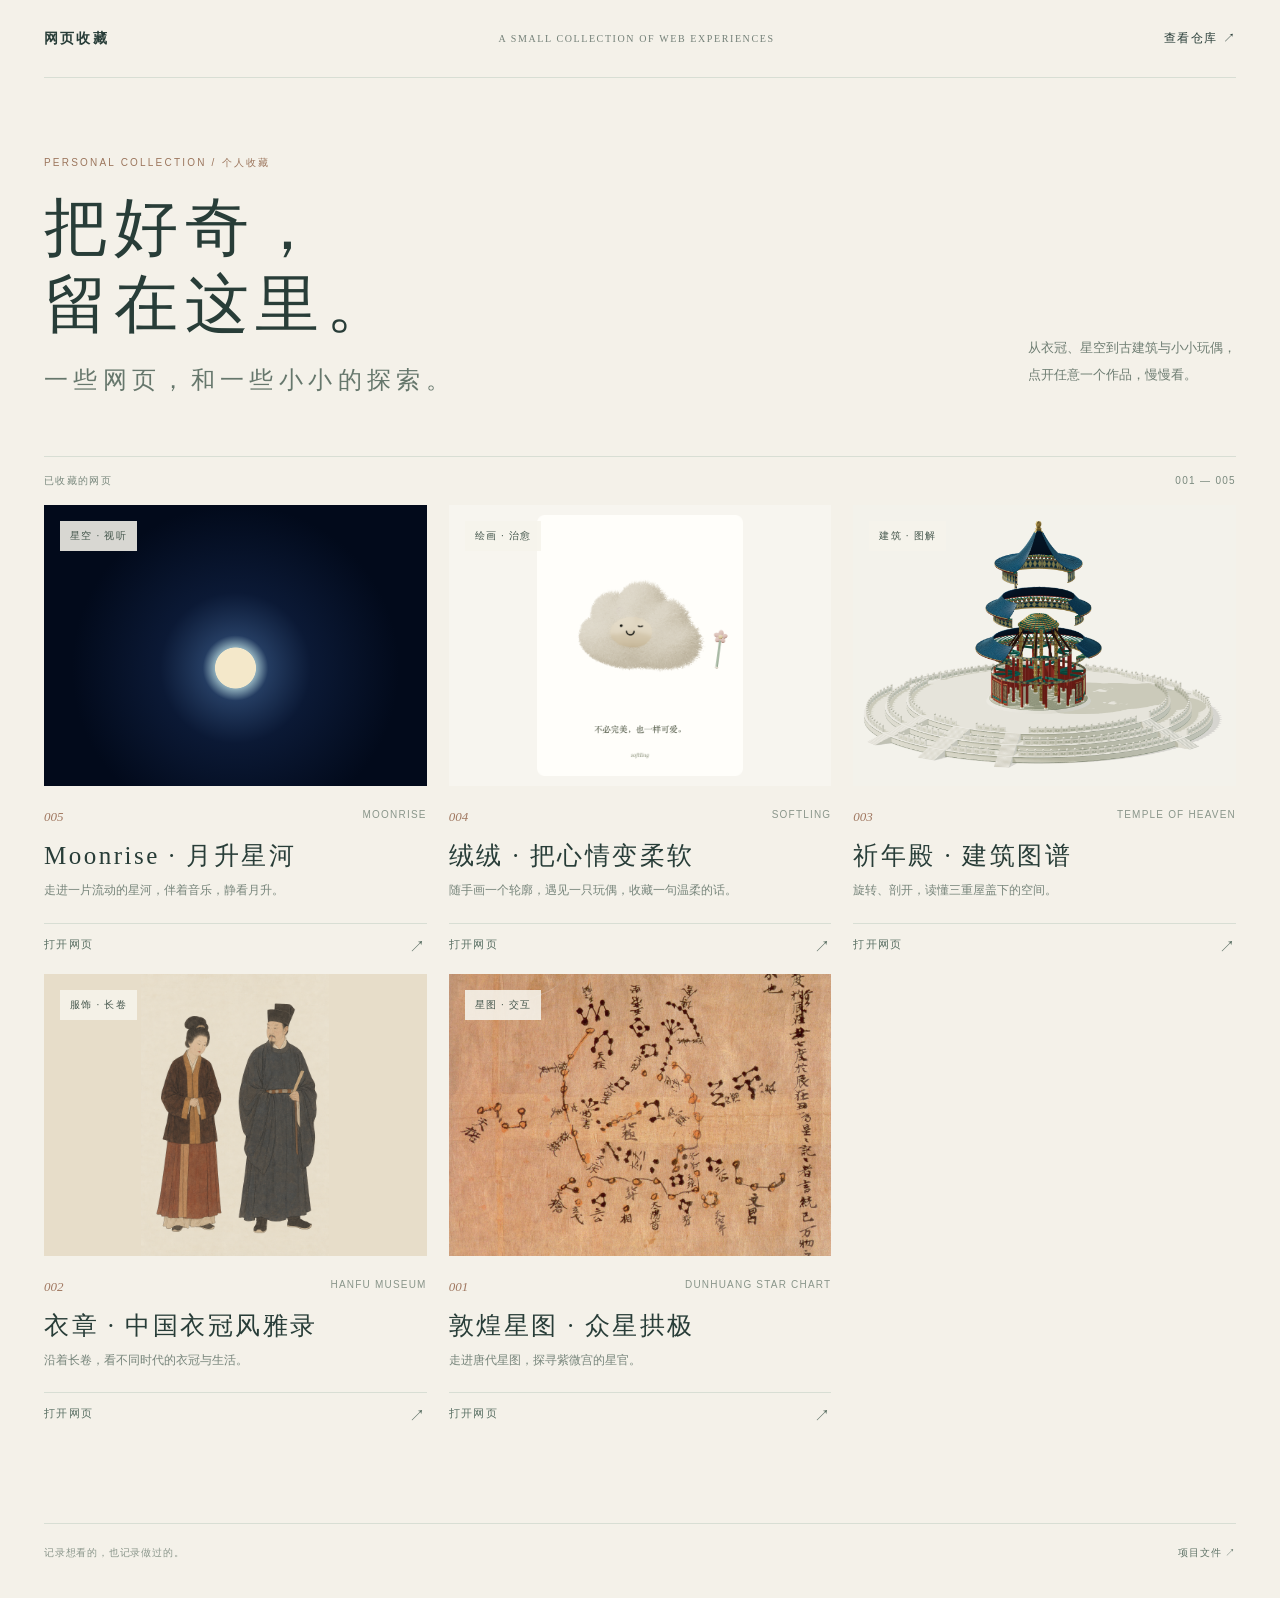
<file: index.html>
<!doctype html>
<html lang="zh-CN">
<head>
  <meta charset="utf-8">
  <meta name="viewport" content="width=device-width,initial-scale=1">
  <meta name="description" content="一处收藏网页、图解与小小探索的地方。">
  <meta name="theme-color" content="#f4f1e9">
  <title>网页收藏 · 一些小小的探索</title>
  <style>
    :root{color-scheme:light;--paper:#f4f1e9;--ink:#283d38;--muted:#748078;--line:#d8ded4;--accent:#a05240;font-family:Inter,"PingFang SC","Microsoft YaHei",sans-serif}
    *{box-sizing:border-box}body{margin:0;background:var(--paper);color:var(--ink)}a{color:inherit;text-decoration:none}a:focus-visible{outline:3px solid #ae714f;outline-offset:5px}
    .wrap{width:min(1320px,calc(100% - 88px));margin:auto}header{height:78px;display:flex;align-items:center;justify-content:space-between;border-bottom:1px solid var(--line);font-size:12px;letter-spacing:.12em}header strong{font-size:14px;font-weight:600;letter-spacing:.16em}.header-label{font:10px Georgia,serif;color:var(--muted);letter-spacing:.16em}
    .intro{display:grid;grid-template-columns:1fr 1fr;align-items:end;gap:30px;padding:78px 0 62px}.eyebrow{font-size:10px;letter-spacing:.22em;color:#9c765d;margin:0 0 20px}.intro h1{font:500 clamp(40px,5vw,68px)/1.2 "Songti SC","Noto Serif SC",serif;letter-spacing:.1em;margin:0}.intro h1 span{font-size:.38em;display:block;letter-spacing:.22em;margin-top:21px;color:#66776c}.intro p:last-child{justify-self:end;color:#6e7d72;font-size:13px;line-height:2.1;margin:0 0 5px;max-width:275px}
    .section-head{border-top:1px solid var(--line);display:flex;align-items:center;justify-content:space-between;padding:17px 0;color:#7a897e;font-size:10px;letter-spacing:.13em}.cards{display:grid;grid-template-columns:repeat(3,minmax(0,1fr));gap:22px}.card{min-width:0;display:flex;flex-direction:column}.picture{height:clamp(230px,22vw,310px);overflow:hidden;background:#e3e1d5;position:relative}.picture img{width:100%;height:100%;object-fit:cover;display:block;transition:transform .6s ease}.card:hover img{transform:scale(1.035)}.picture.softling{background:#f7f5ef}.picture.softling img{object-fit:contain}.picture.hanfu{background:#e7ddc9}.picture.hanfu img{object-fit:contain;object-position:center}.picture.stars{background:#171e24}.picture.stars img{object-position:center 46%}.picture.temple{background:#f2f0e8}.picture.temple img{object-position:center 51%;filter:saturate(.9) contrast(.98)}.tag{position:absolute;top:16px;left:16px;background:rgba(246,244,236,.88);color:#43554b;font-size:10px;letter-spacing:.12em;padding:8px 10px}
    .meta{display:flex;justify-content:space-between;gap:12px;padding-top:23px;color:#a07861;font:italic 13px Georgia,serif}.meta span:last-child{font:10px Inter,"PingFang SC",sans-serif;letter-spacing:.12em;color:#8a968b}.card h2{font:500 25px/1.4 "Songti SC","Noto Serif SC",serif;letter-spacing:.1em;margin:13px 0 7px}.card p{font-size:12px;color:#77857b;line-height:1.8;margin:0;flex:1}.enter{margin-top:21px;padding:13px 0 16px;border-top:1px solid var(--line);display:flex;justify-content:space-between;font-size:11px;letter-spacing:.12em;color:#596f63}.enter b{font-size:16px;font-weight:400;transition:transform .2s}.card:hover .enter b{transform:translate(3px,-3px)}
    footer{border-top:1px solid var(--line);margin-top:80px;padding:22px 0 38px;display:flex;justify-content:space-between;color:#8b978c;font-size:10px;letter-spacing:.08em}footer a{color:#607468}
    @supports (grid-template-rows:subgrid){@media(min-width:801px){.cards{column-gap:22px;row-gap:0}.card{display:grid;grid-row:span 5;grid-template-rows:subgrid}}}
    @media(max-width:800px){.wrap{width:calc(100% - 36px)}header{height:64px}.header-label{display:none}.intro{display:block;padding:52px 0 40px}.intro p:last-child{margin-top:24px;max-width:100%}.cards{grid-template-columns:1fr;gap:32px}.picture{height:260px}.card h2{font-size:23px}.meta{padding-top:17px}.enter{margin-top:14px}footer{margin-top:55px}}
    @media(prefers-reduced-motion:reduce){.picture img,.enter b{transition:none}}
  </style>
</head>
<body>
  <div class="wrap">
    <header><strong>网页收藏</strong><span class="header-label">A SMALL COLLECTION OF WEB EXPERIENCES</span><a href="https://github.com/daoyi2026/my-web-pages">查看仓库 ↗</a></header>
    <main>
      <section class="intro"><div><p class="eyebrow">PERSONAL COLLECTION / 个人收藏</p><h1>把好奇，<br>留在这里。<span>一些网页，和一些小小的探索。</span></h1></div><p>从衣冠、星空到古建筑与小小玩偶，<br>点开任意一个作品，慢慢看。</p></section>
      <div class="section-head"><span>已收藏的网页</span><span>001 — 005</span></div>
      <section class="cards" aria-label="网页目录">
        <!-- Give each new project the next number and place its card first; do not renumber older projects. -->
        <a class="card" href="./moonrise/"><div class="picture" style="background:radial-gradient(circle at 50% 58%,#f4e8ca 0 8%,#8cabb9 8.3%,#243c61 13%,#0b1935 30%,#020a1b 65%)"><span class="tag">星空 · 视听</span></div><div class="meta"><span>005</span><span>MOONRISE</span></div><h2>Moonrise · 月升星河</h2><p>走进一片流动的星河，伴着音乐，静看月升。</p><span class="enter">打开网页 <b aria-hidden="true">↗</b></span></a>
        <a class="card" href="./softling/"><div class="picture softling"><img src="./assets/softling-cover.png" alt="手绘轮廓生成的柔软玩偶与小装饰" loading="eager"><span class="tag">绘画 · 治愈</span></div><div class="meta"><span>004</span><span>SOFTLING</span></div><h2>绒绒 · 把心情变柔软</h2><p>随手画一个轮廓，遇见一只玩偶，收藏一句温柔的话。</p><span class="enter">打开网页 <b aria-hidden="true">↗</b></span></a>
        <a class="card" href="./temple-of-heaven/"><div class="picture temple"><img src="./assets/temple-cover.png" alt="" loading="eager"><span class="tag">建筑 · 图解</span></div><div class="meta"><span>003</span><span>TEMPLE OF HEAVEN</span></div><h2>祈年殿 · 建筑图谱</h2><p>旋转、剖开，读懂三重屋盖下的空间。</p><span class="enter">打开网页 <b aria-hidden="true">↗</b></span></a>
        <a class="card" href="./hanfu/"><div class="picture hanfu"><img src="./hanfu/assets/paintings/song-pair.png" alt="" loading="eager"><span class="tag">服饰 · 长卷</span></div><div class="meta"><span>002</span><span>HANFU MUSEUM</span></div><h2>衣章 · 中国衣冠风雅录</h2><p>沿着长卷，看不同时代的衣冠与生活。</p><span class="enter">打开网页 <b aria-hidden="true">↗</b></span></a>
        <a class="card" href="./dunhuang-star-chart/"><div class="picture stars"><img src="./dunhuang-star-chart/dunhuang-ziwei.jpg" alt="" loading="eager"><span class="tag">星图 · 交互</span></div><div class="meta"><span>001</span><span>DUNHUANG STAR CHART</span></div><h2>敦煌星图 · 众星拱极</h2><p>走进唐代星图，探寻紫微宫的星官。</p><span class="enter">打开网页 <b aria-hidden="true">↗</b></span></a>
      </section>
    </main>
    <footer><span>记录想看的，也记录做过的。</span><a href="https://github.com/daoyi2026/my-web-pages">项目文件 ↗</a></footer>
  </div>
</body>
</html>
</file>
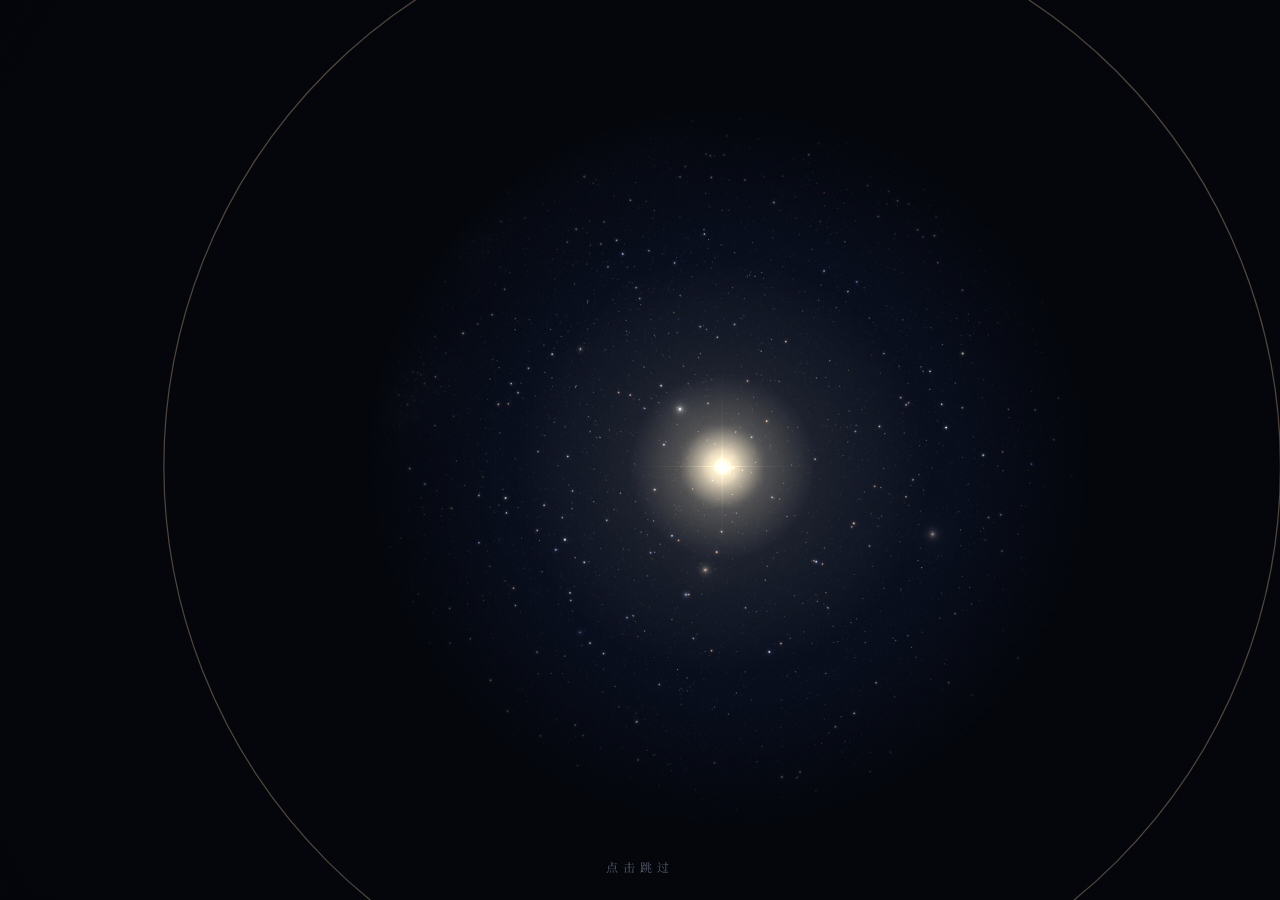
<file: dunhuang-star-chart/index.html>
<!doctype html>
<html lang="zh-CN">
<head>
<meta charset="utf-8">
<meta name="viewport" content="width=device-width, initial-scale=1, viewport-fit=cover">
<title>敦煌星图</title>
<meta name="description" content="敦煌星图：以唐代天极为中心、可交互的北天星官图。">
<meta name="theme-color" content="#04060c">
<link rel="preconnect" href="https://fonts.googleapis.com">
<link rel="preconnect" href="https://fonts.gstatic.com" crossorigin>
<link rel="stylesheet" href="https://fonts.googleapis.com/css2?family=LXGW+WenKai+TC&family=Ma+Shan+Zheng&family=Noto+Serif+SC:wght@400;600&display=swap">
<style>
/* Layout: full-bleed turning sky; title inscribed vertically on the left like a scroll heading; controls top-right; detail panel right.
   One deliberate night look; the real manuscript opens in a viewer on long-press. */
:root{
  --night:#04060c;
  --panel:rgba(7,9,17,.84);
  --gold:#d8b06a;
  --gold-hi:#f4d9a0;
  --cinnabar:#cf5a3a;
  --mist:#8c95aa;
  --silk:#e8dcc4;
  --silk-2:rgba(232,220,196,.82);
  --line:rgba(216,176,106,.22);
  --glow:rgba(244,190,110,.28);
  --font-brush:"Ma Shan Zheng","STKaiti","KaiTi",serif;
  --font-serif:"Noto Serif SC","Songti SC","STSong",serif;
  color-scheme:dark;
}

html,body{height:100%;margin:0;overflow:hidden;background:var(--night);color:var(--silk)}
body{font-family:var(--font-serif);-webkit-font-smoothing:antialiased}
#sky{position:fixed;inset:0;width:100%;height:100%;display:block;touch-action:none}
.ui{position:fixed;inset:0;pointer-events:none;z-index:2}
.ui button,.panel,.tour{pointer-events:auto}
.ui *{transition-property:opacity,transform,color,border-color,background-color;transition-duration:.8s}

/* title */
.title{position:absolute;left:clamp(20px,4.5vw,72px);top:50%;transform:translateY(-50%);display:flex;flex-direction:row-reverse;align-items:flex-start;gap:clamp(10px,1.2vw,18px);opacity:0;transition:opacity 2.4s ease .2s}
.is-in .title{opacity:1}
.v{display:flex;flex-direction:column;align-items:center;margin:0}
.v span{display:block;line-height:1.08}
.v .dot{color:var(--cinnabar);line-height:1.6}
.title-over,.title-sub{font-size:13px;color:var(--mist)}
.title-over span,.title-sub span{line-height:1.5}
.title-over{color:var(--gold);opacity:.8;padding-top:.3em}
.title h1{font-family:var(--font-brush);font-weight:400;font-size:clamp(58px,6.6vw,104px);color:var(--gold-hi);text-shadow:0 0 28px var(--glow)}
.title h1 span{line-height:1.12}
.title-sub{padding-top:3.2em}
.seal{position:absolute;left:clamp(20px,4.5vw,72px);top:calc(50% + clamp(170px,19vw,280px));width:34px;height:34px;border:1.5px solid var(--cinnabar);color:var(--cinnabar);display:grid;grid-template-columns:1fr 1fr;place-items:center;font-family:var(--font-brush);font-size:12px;line-height:1;opacity:0;transition:opacity 2s ease 1.2s;transform:rotate(-2deg)}
.is-in .seal{opacity:.85}

/* controls */
.controls{position:absolute;top:calc(20px + env(safe-area-inset-top,0px));right:clamp(16px,3vw,44px);display:flex;gap:8px;opacity:0;transition:opacity 1.6s ease .6s}
.is-in .controls{opacity:1}
.ctl{display:flex;align-items:center;gap:9px;padding:8px 12px;background:var(--panel);border:1px solid var(--line);color:var(--gold);font:inherit;font-size:13px;letter-spacing:.24em;cursor:pointer;white-space:nowrap}
.ctl:hover,.ctl:focus-visible{border-color:var(--gold);outline:none}
.ctl[aria-pressed="true"]{border-color:var(--gold);color:var(--gold-hi)}
.sound-dot{width:7px;height:7px;border-radius:50%;border:1px solid var(--gold)}
.ctl[aria-pressed="true"] .sound-dot{background:var(--gold);box-shadow:0 0 10px var(--gold);animation:pulse 2.6s ease-in-out infinite}
.skip{position:absolute;bottom:calc(24px + env(safe-area-inset-bottom,0px));left:50%;transform:translateX(-50%);background:none;border:0;color:var(--mist);font:inherit;font-size:12px;letter-spacing:.4em;cursor:pointer;opacity:.6}
.skip:hover,.skip:focus-visible{opacity:1;outline:none;color:var(--gold)}
.is-in .skip{opacity:0;pointer-events:none}

/* 此刻敦煌 */
.now{position:absolute;top:calc(74px + env(safe-area-inset-top,0px));right:clamp(16px,3vw,44px);margin:0;display:flex;flex-direction:column;align-items:flex-end;gap:5px;font-size:12px;letter-spacing:.14em;color:var(--mist);text-align:right;opacity:0;transform:translateY(-6px);pointer-events:none}
.is-now .now{opacity:1;transform:none;transition-delay:3.8s}
.now-where{color:var(--gold)}
.now-verse{font-family:var(--font-brush);font-size:18px;letter-spacing:.2em;color:var(--gold-hi)}
.now-sky{color:var(--cinnabar)}
.epoch{position:absolute;left:50%;top:13%;transform:translateX(-50%);text-align:center;opacity:0;pointer-events:none}
.epoch.is-on{opacity:1}
.ep-dyn{display:block;font-family:var(--font-brush);font-size:clamp(40px,5vw,64px);color:var(--gold-hi);text-shadow:0 0 24px var(--glow);letter-spacing:.2em}
.ep-year{display:block;margin-top:6px;font-size:13px;letter-spacing:.4em;color:var(--gold);font-variant-numeric:tabular-nums}

.foot{position:absolute;left:clamp(20px,4.5vw,72px);right:clamp(16px,3vw,44px);bottom:calc(22px + env(safe-area-inset-bottom,0px));display:flex;justify-content:space-between;align-items:flex-end;gap:24px;font-size:11px;letter-spacing:.14em;color:var(--mist);opacity:0;transition:opacity 2s ease 1s}
.is-in .foot{opacity:.85}
.foot p{margin:0}
.hint{color:var(--gold)}
.hint.is-gone{opacity:0}
.hint i{display:inline-block;width:6px;height:6px;border-radius:50%;background:var(--gold);margin-right:10px;vertical-align:middle;box-shadow:0 0 10px var(--gold);animation:pulse 2.4s ease-in-out infinite}
.keys{text-align:right}
.keys span{color:var(--cinnabar);padding:0 .5em}
.is-touring .foot{opacity:0}

/* panel */
.panel{position:absolute;right:clamp(16px,3.5vw,56px);top:50%;width:min(440px,36vw);max-height:min(74vh,700px);overflow-y:auto;display:grid;grid-template-columns:auto minmax(0,1fr);gap:22px;padding:30px 28px 26px 24px;background:var(--panel);border:1px solid var(--line);backdrop-filter:blur(14px);-webkit-backdrop-filter:blur(14px);opacity:0;transform:translateY(calc(-50% + 16px));pointer-events:none;scrollbar-width:thin;scrollbar-color:var(--line) transparent}
.has-detail .panel{opacity:1;transform:translateY(-46%);pointer-events:auto}
.p-name{font-family:var(--font-brush);font-weight:400;font-size:46px;color:var(--gold-hi);text-shadow:0 0 22px var(--glow)}
.p-body{min-width:0;display:flex;flex-direction:column;gap:14px}
.p-meta{display:flex;flex-wrap:wrap;gap:6px 14px;margin:0;font-size:11px;letter-spacing:.16em;color:var(--gold);font-variant-numeric:tabular-nums}
.p-meta span+span::before{content:"·";color:var(--cinnabar);margin-right:14px}
.p-lead{margin:0;font-size:16px;line-height:1.85;color:var(--silk);text-wrap:pretty}
.p-detail{margin:0;padding-top:14px;border-top:1px solid var(--line);font-size:13px;line-height:2;color:var(--silk-2);text-wrap:pretty}
.p-source{margin:0;font-size:11px;letter-spacing:.06em;color:var(--mist)}
.p-close{position:absolute;top:10px;right:10px;width:32px;height:32px;background:none;border:0;color:var(--mist);font-size:20px;line-height:1;cursor:pointer}
.p-close:hover,.p-close:focus-visible{color:var(--gold-hi);outline:1px solid var(--line)}

/* tour */
.tour{position:absolute;right:clamp(16px,3.5vw,56px);bottom:calc(32px + env(safe-area-inset-bottom,0px));width:min(400px,34vw);display:grid;grid-template-columns:auto minmax(0,1fr);gap:20px;padding:24px 24px 18px 22px;background:var(--panel);border:1px solid var(--line);backdrop-filter:blur(14px);-webkit-backdrop-filter:blur(14px);opacity:0;transform:translateY(14px);pointer-events:none}
.is-touring .tour{opacity:1;transform:none;pointer-events:auto}
.t-name{font-family:var(--font-brush);font-weight:400;font-size:40px;color:var(--gold-hi);text-shadow:0 0 22px var(--glow)}
.t-body{min-width:0;display:flex;flex-direction:column;gap:12px}
.t-kick{margin:0;font-size:11px;letter-spacing:.2em;color:var(--gold);font-variant-numeric:tabular-nums}
.t-text{margin:0;font-size:15px;line-height:1.9;color:var(--silk);text-wrap:pretty}
.tour.is-swap .t-name,.tour.is-swap .t-text{animation:swap 1.1s ease}
.t-track{height:1px;background:var(--line);overflow:hidden}
.t-bar{height:100%;background:var(--gold);transform-origin:left;transform:scaleX(0);transition:none}
.t-nav{display:flex;gap:8px;justify-content:flex-end}
.t-nav .ctl{padding:6px 10px;font-size:12px;letter-spacing:.16em}
.t-nav .ctl:disabled{opacity:.35;cursor:default}

/* relic viewer: the real manuscript */
.relic{position:fixed;inset:0;z-index:5;display:grid;place-items:center;background:rgba(3,4,9,.0);opacity:0;pointer-events:none;transition:opacity .9s ease,background-color 1.2s ease}
.relic.is-open{opacity:1;pointer-events:auto;background:rgba(3,4,9,.88)}
.relic-stage{position:absolute;inset:0;overflow:hidden;touch-action:none;cursor:grab}
.relic-stage.is-drag{cursor:grabbing}
.relic-img{position:absolute;left:50%;top:50%;width:var(--rw);height:auto;max-width:none;transform-origin:0 0;user-select:none;-webkit-user-drag:none;
  box-shadow:0 0 0 1px rgba(216,176,106,.12),0 30px 120px rgba(0,0,0,.6),0 0 160px rgba(255,186,110,.08);
  filter:brightness(.25) blur(6px);transition:filter 1.6s ease}
.relic.is-open .relic-img{filter:none}
.relic-glow{position:absolute;inset:0;pointer-events:none;background:radial-gradient(60% 60% at 50% 50%,rgba(255,180,100,.07),rgba(0,0,0,0) 70%)}
.relic-cap{position:absolute;left:clamp(20px,4.5vw,72px);bottom:calc(28px + env(safe-area-inset-bottom,0px));margin:0;max-width:min(360px,calc(100vw - 40px));display:flex;flex-direction:column;gap:6px;color:var(--mist);font-size:12px;letter-spacing:.08em;line-height:1.7;opacity:0;transform:translateY(8px);transition:opacity 1s ease .8s,transform 1s ease .8s}
.relic.is-open .relic-cap{opacity:1;transform:none}
.relic.is-open.is-zoomed .relic-cap,.relic.is-open.is-zoomed .relic-tip{opacity:0;transition-delay:0s}
.relic-cap b{font-family:var(--font-brush);font-weight:400;font-size:28px;letter-spacing:.14em;color:var(--gold-hi);line-height:1.2}
.relic-cap .src{font-size:11px;opacity:.8}
.relic-cap a{color:var(--gold)}
.relic-close{position:absolute;top:calc(18px + env(safe-area-inset-top,0px));right:clamp(16px,3vw,44px)}
.relic-tip{position:absolute;right:clamp(16px,3vw,44px);bottom:calc(28px + env(safe-area-inset-bottom,0px));margin:0;font-size:11px;letter-spacing:.2em;color:var(--mist);opacity:0;transition:opacity 1s ease 1.2s}
.relic.is-open .relic-tip{opacity:.8}
.relic-open .ui .controls,.relic-open .ui .foot,.relic-open .ui .title,.relic-open .ui .seal,.relic-open .ui .now{opacity:0!important;pointer-events:none}
@media (max-width:760px){.relic-tip{display:none}.relic-cap{bottom:calc(20px + env(safe-area-inset-bottom,0px))}.relic-cap b{font-size:22px}}
@keyframes pulse{0%,100%{opacity:.45;transform:scale(.85)}50%{opacity:1;transform:scale(1.1)}}
@keyframes swap{from{opacity:0;transform:translateY(6px)}to{opacity:1;transform:none}}

@media (max-width:760px){
  .title{top:calc(22px + env(safe-area-inset-top,0px));transform:none;left:18px;flex-direction:column;gap:6px}
  .title .v{flex-direction:row;align-items:baseline}
  .title-over,.title-sub{font-size:10px;letter-spacing:.3em;padding:0}
  .title h1{font-size:40px;letter-spacing:.1em}
  .v .dot{padding:0 .5em;line-height:1.2}
  .seal{display:none}
  .controls{top:auto;bottom:calc(14px + env(safe-area-inset-bottom,0px));left:12px;right:12px;justify-content:space-between;gap:6px}
  .ctl{padding:8px 8px;font-size:12px;letter-spacing:.1em;flex:1;justify-content:center}
  .now{top:calc(118px + env(safe-area-inset-top,0px));left:18px;right:auto;align-items:flex-start;text-align:left;font-size:10px;letter-spacing:.08em}
  .now-verse{font-size:15px}
  .epoch{top:30%}
  .foot{left:18px;right:18px;bottom:calc(64px + env(safe-area-inset-bottom,0px));font-size:10px;letter-spacing:.08em}
  .foot .keys{display:none}
  .panel{left:12px;right:12px;bottom:calc(12px + env(safe-area-inset-bottom,0px));top:auto;width:auto;max-height:56vh;grid-template-columns:minmax(0,1fr);gap:10px;padding:22px 20px 18px;transform:translateY(16px);z-index:3}
  .has-detail .panel{transform:none}
  .p-name,.t-name{flex-direction:row;font-size:34px}
  .p-name span,.t-name span{line-height:1.1}
  .has-detail .foot,.has-detail .controls{opacity:0;pointer-events:none}
  .is-in.has-detail .title,.is-touring .title,.is-now.is-touring .now{opacity:.25}
  .tour{left:12px;right:12px;width:auto;bottom:calc(62px + env(safe-area-inset-bottom,0px));grid-template-columns:minmax(0,1fr);gap:8px;padding:18px 18px 14px}
}
@media (prefers-reduced-motion:reduce){*,*::before,*::after{animation:none!important;transition-duration:.01ms!important}}
</style>

</head>
<body>
<canvas id="sky" aria-label="以唐代北天极为中心缓缓转动的星图，可点选星官"></canvas>

<div class="ui">
  <header class="title">
    <p class="title-over v"><span>敦</span><span>煌</span><span class="dot">·</span><span>唐</span><span>代</span><span>星</span><span>官</span></p>
    <h1 class="v" aria-label="敦煌星图"><span>敦</span><span>煌</span><span>星</span><span>图</span></h1>
    <p class="title-sub v"><span>星</span><span>河</span><span>遗</span><span>卷</span><span class="dot">·</span><span>众</span><span>星</span><span>拱</span><span>极</span></p>
  </header>
  <div class="seal" aria-hidden="true"><span>觀</span><span>星</span><span>無</span><span>盡</span></div>

  <nav class="controls" aria-label="视图">
    <button id="btnTour" class="ctl" type="button" aria-pressed="false">入宫导览</button>
    <button id="btnRelic" class="ctl" type="button" aria-haspopup="dialog">古卷</button>
    <button id="btnNow" class="ctl" type="button" aria-pressed="false">此刻敦煌</button>
    <button id="sound" class="ctl" type="button" aria-pressed="false"><span class="sound-dot" aria-hidden="true"></span><span class="sound-label">听星河</span></button>
  </nav>

  <div class="now" aria-live="polite">
    <span id="nowWhere" class="now-where"></span>
    <span id="nowTime"></span>
    <span id="nowVerse" class="now-verse"></span>
    <span id="nowSky" class="now-sky" hidden></span>
  </div>
  <div id="epoch" class="epoch" aria-hidden="true"><span class="ep-dyn">唐</span><span class="ep-year">公元 700 年</span></div>

  <button id="skip" class="skip" type="button">点击跳过</button>

  <footer class="foot">
    <p id="hint" class="hint"><i aria-hidden="true"></i>点选星官 · 长按观古卷</p>
    <p class="keys">星位据现代星表推算岁差<span>/</span>空格 停转<span>/</span>←→ 导览换站<span>/</span>Esc 收起</p>
  </footer>

  <aside id="panel" class="panel" aria-live="polite" aria-hidden="true">
    <button id="pClose" class="p-close" type="button" aria-label="收起">×</button>
    <h2 id="pName" class="p-name v"></h2>
    <div class="p-body">
      <p class="p-meta"><span id="pIndex"></span><span id="pCount"></span><span id="pPolar"></span></p>
      <p id="pLead" class="p-lead"></p>
      <p id="pDetail" class="p-detail"></p>
      <p id="pSource" class="p-source"></p>
    </div>
  </aside>

  <section id="tour" class="tour" aria-live="polite" aria-hidden="true" aria-label="星官导览">
    <h2 id="tName" class="t-name v"></h2>
    <div class="t-body">
      <p id="tKick" class="t-kick"></p>
      <p id="tText" class="t-text"></p>
      <div class="t-track" aria-hidden="true"><div id="tBar" class="t-bar"></div></div>
      <div class="t-nav">
        <button id="tPrev" class="ctl" type="button">上一站</button>
        <button id="tNext" class="ctl" type="button">下一站</button>
        <button id="tExit" class="ctl" type="button">退出</button>
      </div>
    </div>
  </section>
</div>

<div id="relic" class="relic" role="dialog" aria-modal="true" aria-label="敦煌星图原件 · 紫微宫" aria-hidden="true">
  <div class="relic-glow" aria-hidden="true"></div>
  <div id="relicStage" class="relic-stage">
    <img id="relicImg" class="relic-img" src="dunhuang-ziwei.jpg" alt="敦煌星图原件紫微宫部分：黄褐色纸上以墨点、黄点绘北天极附近的星官，旁注星名，右侧竖行写有占文" draggable="false" decoding="async">
  </div>
  <p class="relic-cap">
    <b>敦煌星图 · 紫微宫</b>
    <span>唐代写本，一般推定绘于公元七世纪中后期。全卷绘一千三百余星，此为北天极紫微宫一段。1900 年出自莫高窟藏经洞，今藏大英图书馆，编号 Or.8210/S.3326。</span>
    <span class="src">图片：<a href="https://commons.wikimedia.org/wiki/File:Dunhuang_star_map.jpg" target="_blank" rel="noopener">Wikimedia Commons</a>，公有领域扫描</span>
  </p>
  <p class="relic-tip">滚轮缩放 · 拖动查看 · 双击放大 · Esc 关闭</p>
  <button id="relicClose" class="ctl relic-close" type="button">回到星空</button>
</div>

<script src="sky-data.js"></script>
<script src="texts.js"></script>
<script src="audio.js"></script>
<script src="app.js"></script>
</body>
</html>
</file>
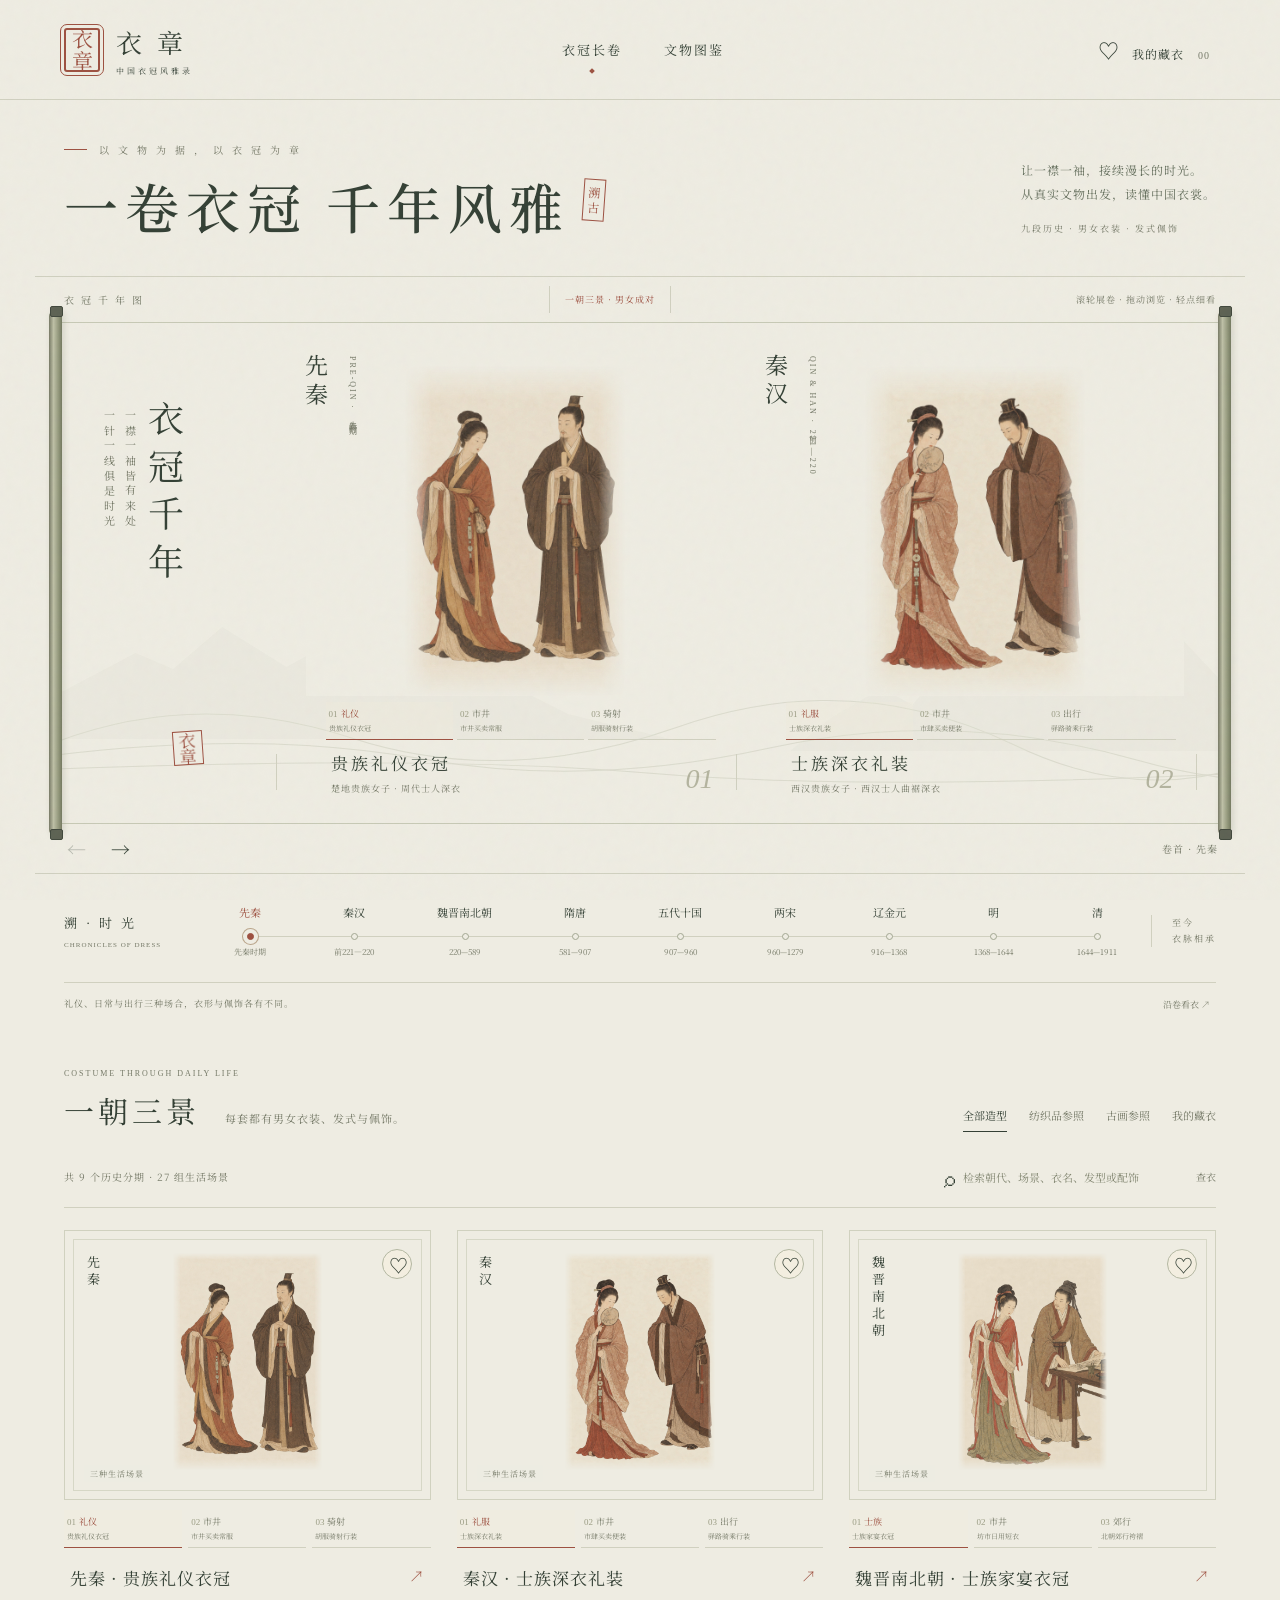
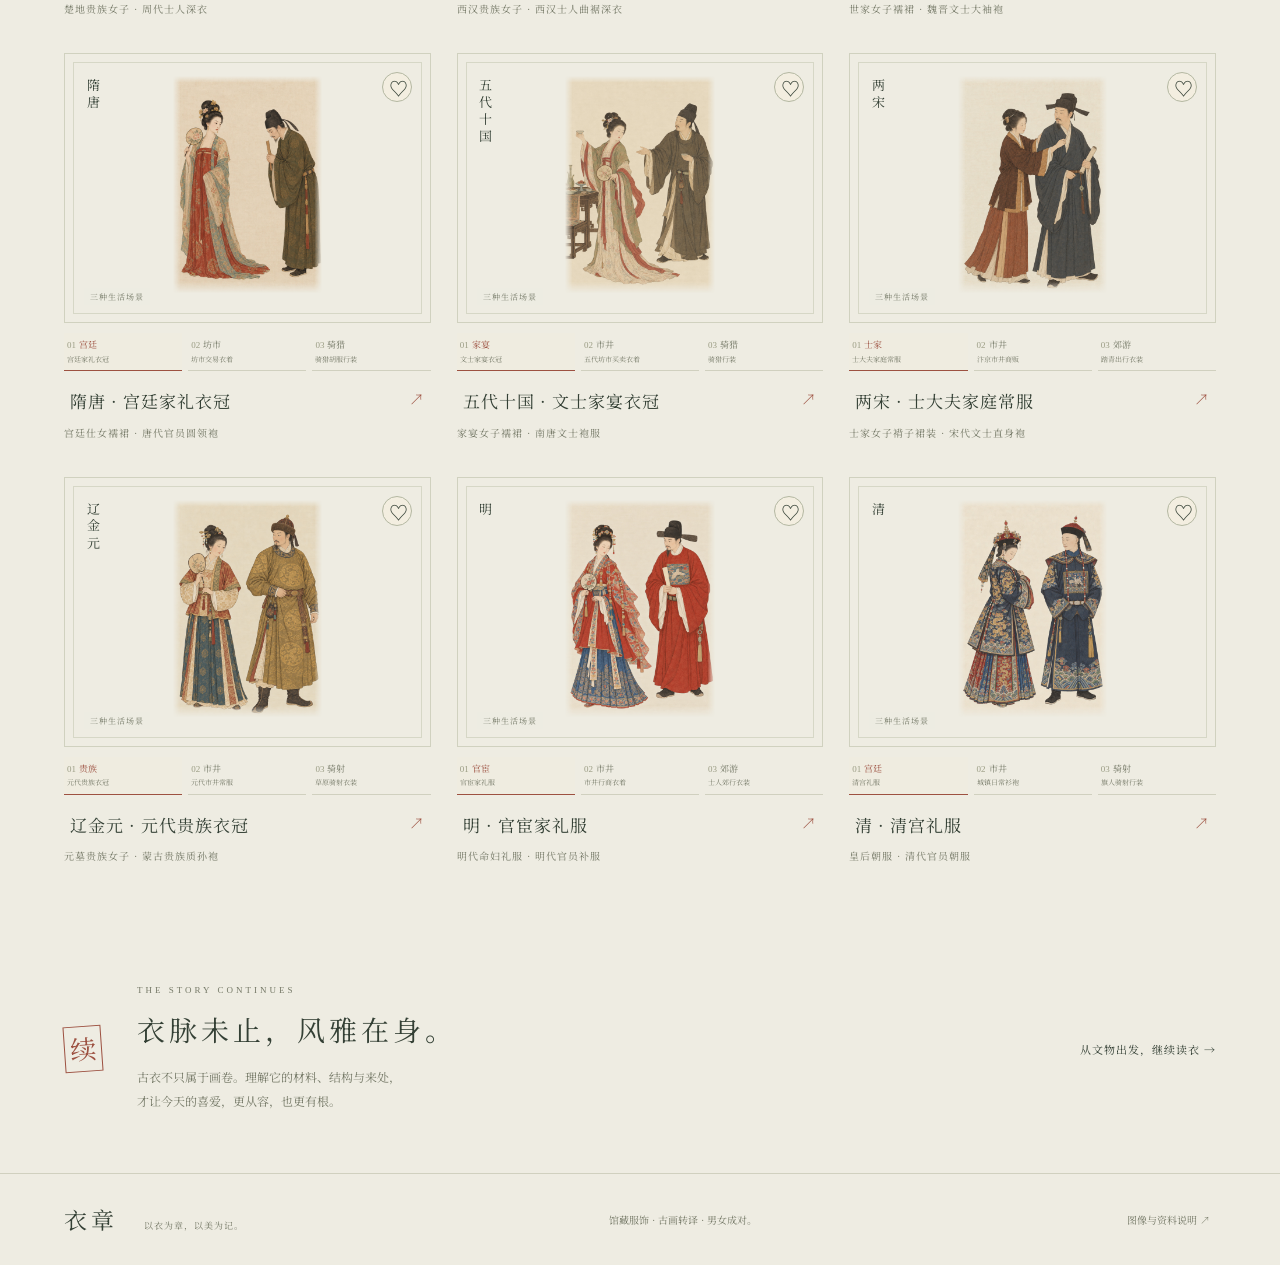
<file: hanfu/index.html>
<!doctype html>
<html lang="zh-CN"><head><meta charset="UTF-8"><meta name="viewport" content="width=device-width, initial-scale=1"><meta name="theme-color" content="#eeece2"><meta name="description" content="沿连续衣冠长卷，浏览先秦至清代九段历史，了解男女衣装、发式与佩饰，穿梭礼仪、日常与出行场景。"><title>衣章 · 衣冠千年长卷</title><link rel="icon" href="assets/favicon.svg" type="image/svg+xml"><link rel="stylesheet" href="style.css?v=2.12"></head>
<body><a class="skip-link" href="#collection">跳至服饰图鉴</a>
<header class="header"><a class="brand" href="#" aria-label="衣章首页"><span class="seal">衣章</span><span>衣 章<small>中国衣冠风雅录</small></span></a><nav aria-label="主导航"><a href="#dynasties" class="current">衣冠长卷</a><a href="#collection">文物图鉴</a></nav><button class="saved-link" id="show-saved"><span>♡</span> 我的藏衣 <small id="saved-count">00</small></button></header>
<main>
<section class="opening" id="dynasties"><div><p class="eyebrow"><i></i> 以 文 物 为 据 ， 以 衣 冠 为 章</p><h1>一卷衣冠<span>千年风雅</span><b class="title-stamp">溯古</b></h1></div><div class="opening-aside"><p>让一襟一袖，接续漫长的时光。<br>从真实文物出发，读懂中国衣裳。</p><span>九段历史 · 男女衣装 · 发式佩饰</span></div></section>
<section class="scroll-shell" aria-label="连续的衣冠历史长卷"><div class="scroll-topline"><span>衣 冠 千 年 图</span><span class="paint-note">一朝三景 · 男女成对</span><span class="scroll-instruction">滚轮展卷 · 拖动浏览 · 轻点细看</span></div><div class="scroll-mount"><span class="spindle left" aria-hidden="true"></span><div class="scroll-viewport" id="scroll-viewport" tabindex="0" role="region" aria-label="横向衣冠长卷，可滚动鼠标、拖动或使用左右方向键浏览"><div class="scroll-track" id="scroll-track"></div></div><span class="spindle right" aria-hidden="true"></span></div><div class="scroll-bottomline"><div class="scroll-buttons"><button id="scroll-prev" aria-label="向前展卷">←</button><button id="scroll-next" aria-label="向后展卷">→</button></div><span id="scroll-readout">卷首 · 先秦</span></div></section>
<section class="timeline-section" aria-label="选择时代"><div class="timeline-label">溯 · 时 光<small>CHRONICLES OF DRESS</small></div><div id="timeline" class="timeline" role="group" aria-label="朝代时间轴"></div><a class="timeline-end" href="#living">至今<br>衣脉相承</a></section>
<div class="scroll-footnote"><span>礼仪、日常与出行三种场合，衣形与佩饰各有不同。</span><button id="methodology">沿卷看衣 ↗</button></div>
<section class="collection" id="collection"><div class="section-top"><div><p class="eyebrow">COSTUME THROUGH DAILY LIFE</p><h2>一朝三景<span>每套都有男女衣装、发式与佩饰。</span></h2></div><div class="filters" role="group" aria-label="图鉴筛选"><button data-filter="all" class="active" aria-pressed="true">全部造型</button><button data-filter="textile" aria-pressed="false">纺织品参照</button><button data-filter="painting" aria-pressed="false">古画参照</button><button data-filter="saved" aria-pressed="false">我的藏衣</button></div></div><div class="collection-tools"><p id="result-count" role="status">九段历史 · 二十七组生活场景</p><label class="search"><span aria-hidden="true">⌕</span><input id="search" type="search" placeholder="检索朝代、场景、衣名、发型或配饰" aria-label="检索服饰"><span>查衣</span></label></div><div class="cards" id="cards"></div></section>
<section class="living" id="living"><span class="small-seal">续</span><div><p class="eyebrow">THE STORY CONTINUES</p><h2>衣脉未止，风雅在身。</h2><p>古衣不只属于画卷。理解它的材料、结构与来处，<br>才让今天的喜爱，更从容，也更有根。</p></div><button class="text-link" data-essay="evidence">从文物出发，继续读衣 →</button></section>
</main><footer><a class="footer-brand" href="#">衣章 <span>以衣为章，以美为记。</span></a><p>馆藏服饰 · 古画转译 · 男女成对。</p><button id="about">图像与资料说明 ↗</button></footer>
<dialog id="detail-dialog" aria-labelledby="dialog-title"><button class="close" id="detail-close" aria-label="关闭详情">×</button><div id="dialog-content"></div></dialog>
<dialog id="zoom-dialog" aria-labelledby="zoom-title"><header class="zoom-header"><div><span class="eyebrow">CLOSE LOOK</span><h2 id="zoom-title">图像鉴赏</h2></div><button class="close" id="zoom-close" aria-label="关闭放大图">×</button></header><div class="zoom-stage" id="zoom-stage" tabindex="0" aria-label="放大图区域，可拖动查看"><div id="zoom-canvas"><img id="zoom-image" alt=""></div></div><div class="zoom-toolbar"><button id="zoom-out" aria-label="缩小图像">−</button><label for="zoom-range" class="sr-only">图像缩放比例</label><input id="zoom-range" type="range" min="100" max="400" step="25" value="100"><output id="zoom-value" for="zoom-range">100%</output><button id="zoom-in" aria-label="放大图像">＋</button><button id="zoom-reset">适合窗口</button><span>拖动查看 · 双击放大 · Esc 返回</span></div><p id="zoom-caption"></p></dialog>
<div id="toast" class="toast" role="status"></div><script src="data.js?v=2.12"></script><script src="look-data.js?v=2.12"></script><script src="pair-data.js?v=2.12"></script><script src="app.js?v=2.12"></script></body></html>
</file>
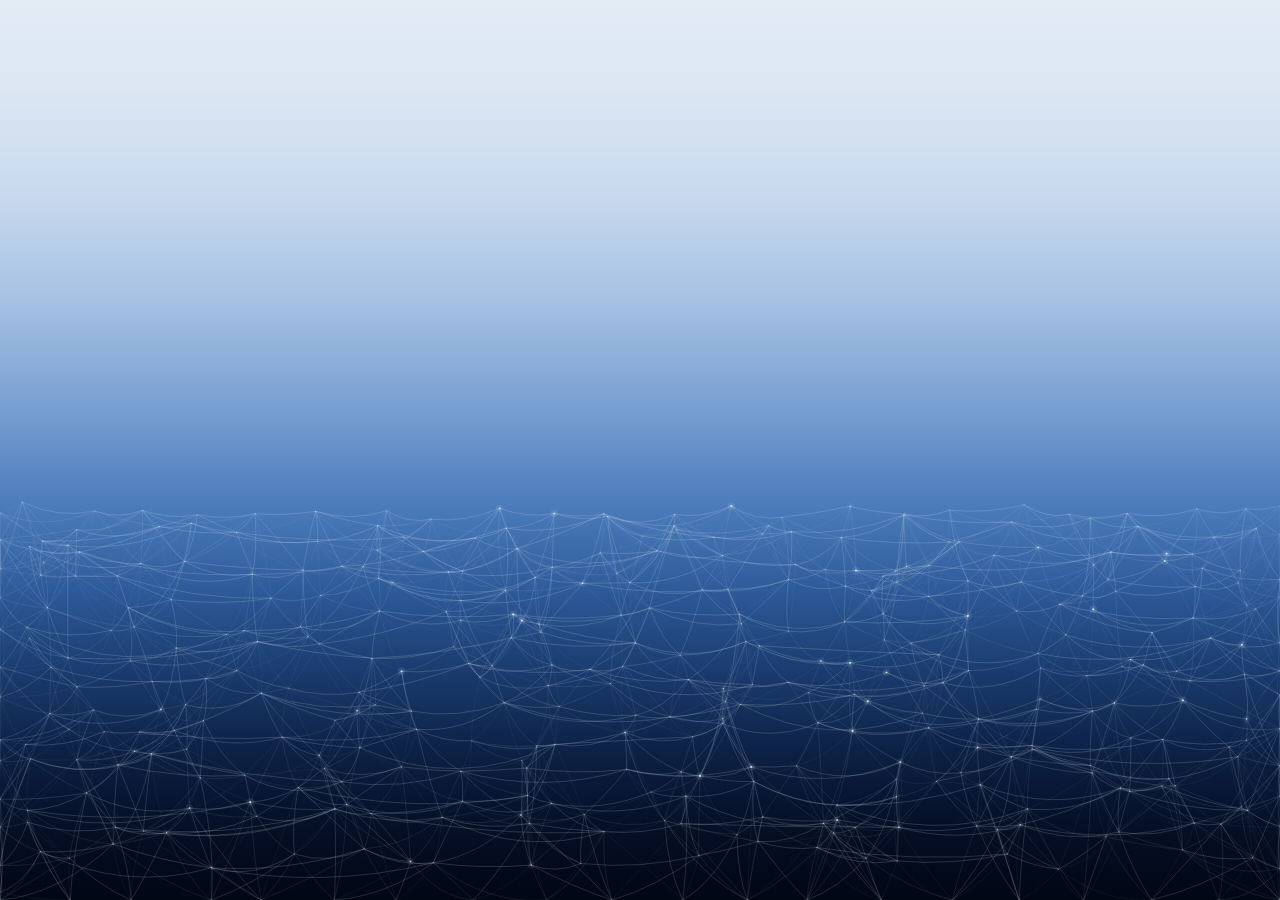
<file: moonrise/index.html>
<!doctype html>
<html lang="en">
  <head>
    <meta charset="utf-8" />
    <meta
      name="viewport"
      content="width=device-width, initial-scale=1, maximum-scale=1, user-scalable=no, viewport-fit=cover"
    />
    <meta name="theme-color" content="#020a1b" />
    <title>Moonrise — Galaxy</title>
    <style>
      :root {
        color-scheme: dark;
        background: #020a1b;
      }

      * {
        box-sizing: border-box;
      }

      html,
      body {
        width: 100%;
        height: 100%;
        height: 100dvh;
        margin: 0;
        overflow: hidden;
        background: #020a1b;
      }

      body {
        position: fixed;
        inset: 0;
      }

      canvas {
        position: fixed;
        inset: 0;
        display: block;
        width: 100vw !important;
        height: 100vh !important;
        height: 100dvh !important;
      }

      .experience-exit {
        position: fixed;
        top: max(18px, env(safe-area-inset-top));
        right: max(18px, env(safe-area-inset-right));
        z-index: 10;
        display: none;
        width: 42px;
        height: 42px;
        padding: 0;
        border: 1px solid rgba(255, 255, 255, 0.32);
        border-radius: 999px;
        color: rgba(255, 255, 255, 0.86);
        background: rgba(2, 10, 27, 0.34);
        backdrop-filter: blur(10px);
        cursor: pointer;
        font: 300 24px/1 system-ui, sans-serif;
      }

      .experience-exit:hover,
      .experience-exit:focus-visible {
        border-color: rgba(255, 255, 255, 0.65);
        background: rgba(2, 10, 27, 0.58);
        outline: none;
      }

      body.is-embedded .experience-exit {
        display: grid;
        place-items: center;
      }
    </style>
  </head>
  <body>
    <button class="experience-exit" type="button" aria-label="Exit galaxy experience">×</button>

    <script src="./public/vendor/p5/p5.min.js"></script>
    <script src="./public/experiences/galaxy/sketch.js"></script>
    <script src="./public/experiences/galaxy/audio.js?v=20260929-4"></script>
    <script>
      (() => {
        const embedded = window.parent !== window;

        if (embedded) {
          document.body.classList.add("is-embedded");
          document.querySelector(".experience-exit").addEventListener("click", () => {
            window.parent.postMessage("exit-galaxy", "*");
          });
        }

        const observer = new MutationObserver(() => {
          const canvas = document.querySelector("canvas");
          if (!canvas) return;
          observer.disconnect();
          if (embedded) {
            // The room only needs the sketch runtime and canvas to be ready.
            // Pause before hidden animation work begins; the window click
            // restarts both picture and soundtrack from zero together.
            if (typeof noLoop === "function") noLoop();
            window.parent.postMessage("galaxy-ready", "*");
          }
        });

        observer.observe(document.body, { childList: true, subtree: true });
      })();
    </script>
  </body>
</html>
</file>
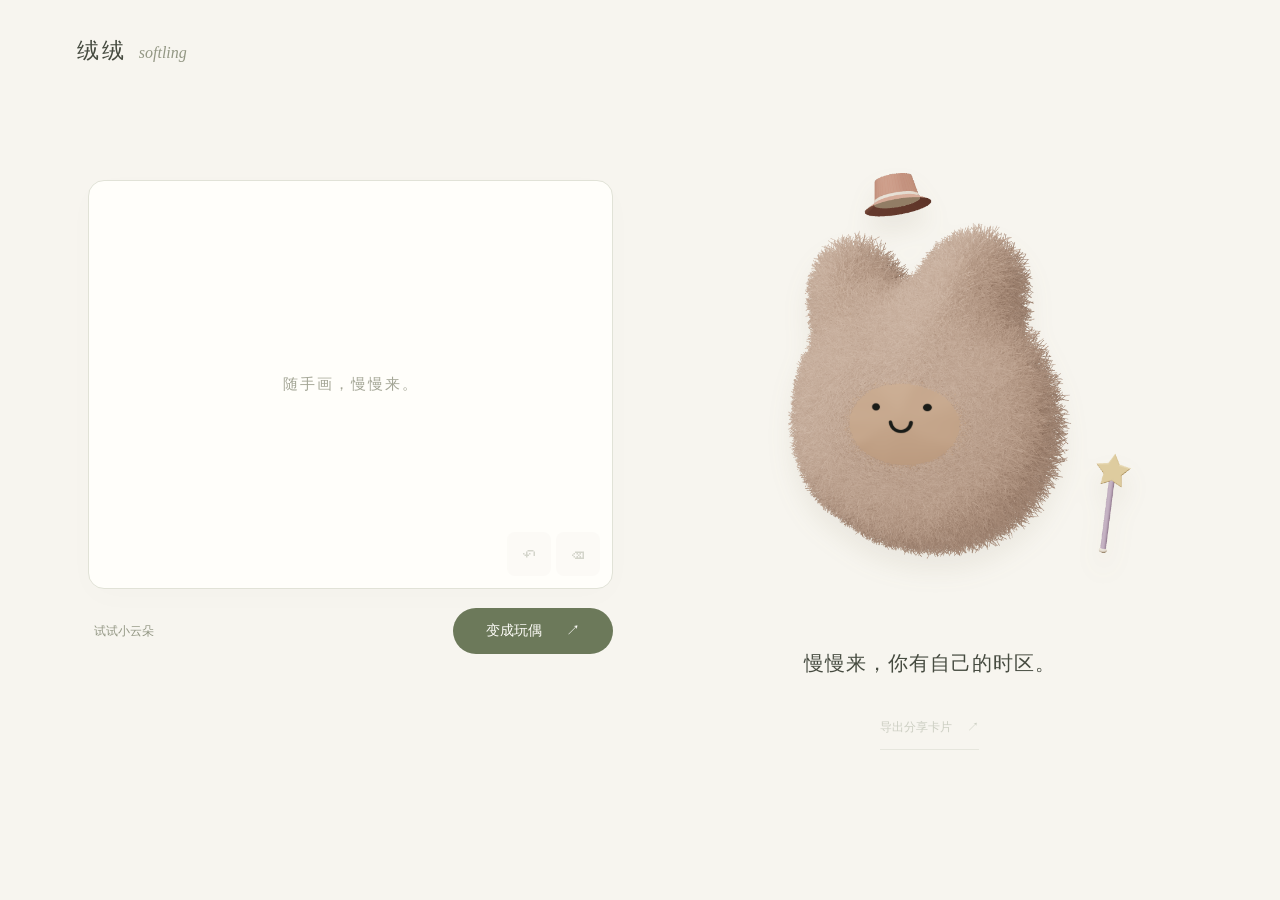
<file: softling/index.html>
<!doctype html><html lang="zh-CN"><head><meta charset="UTF-8"><meta name="viewport" content="width=device-width,initial-scale=1,viewport-fit=cover"><title>绒绒 · 把心情变柔软</title><link rel="stylesheet" href="style.css?v=11"></head><body>
<header><a href="./" aria-label="绒绒首页">绒绒<span>softling</span></a></header>
<main class="studio" aria-label="画出你的情绪玩偶">
<section class="drawing-panel" aria-label="画布"><div class="paper"><canvas id="drawing" width="720" height="562" aria-label="画下轮廓"></canvas><div id="drawHint"><span>随手画，慢慢来。</span></div><div class="draw-tools"><button id="undo" aria-label="撤销上一笔" title="撤销上一笔">↶</button><button id="clear" aria-label="清空画布" title="清空画布">⌫</button></div></div><div class="drawing-actions"><button id="example" aria-label="试画一朵云">试试小云朵</button><button id="generate" class="primary">变成玩偶 <span>↗</span></button></div><p id="status" role="status"></p></section>
<section class="result-panel" aria-label="你的玩偶"><div id="stage"><canvas id="plush" width="900" height="900" aria-label="玩偶，拖动可旋转"></canvas></div><p id="quote">慢慢来，你有自己的时区。</p><button id="share" disabled>导出分享卡片 <span>↗</span></button></section>
</main>
<dialog id="cardDialog"><button id="closeCard" aria-label="关闭卡片">×</button><img id="cardPreview" alt="你的玩偶和疗愈短句分享卡片"><a id="downloadCard" download="softling-card.png">保存卡片 ↓</a><button id="nativeShare" hidden>分享或存储到手机</button><p>也可以长按图片保存</p></dialog>
<script type="module" src="app.js?v=11"></script></body></html>
</file>
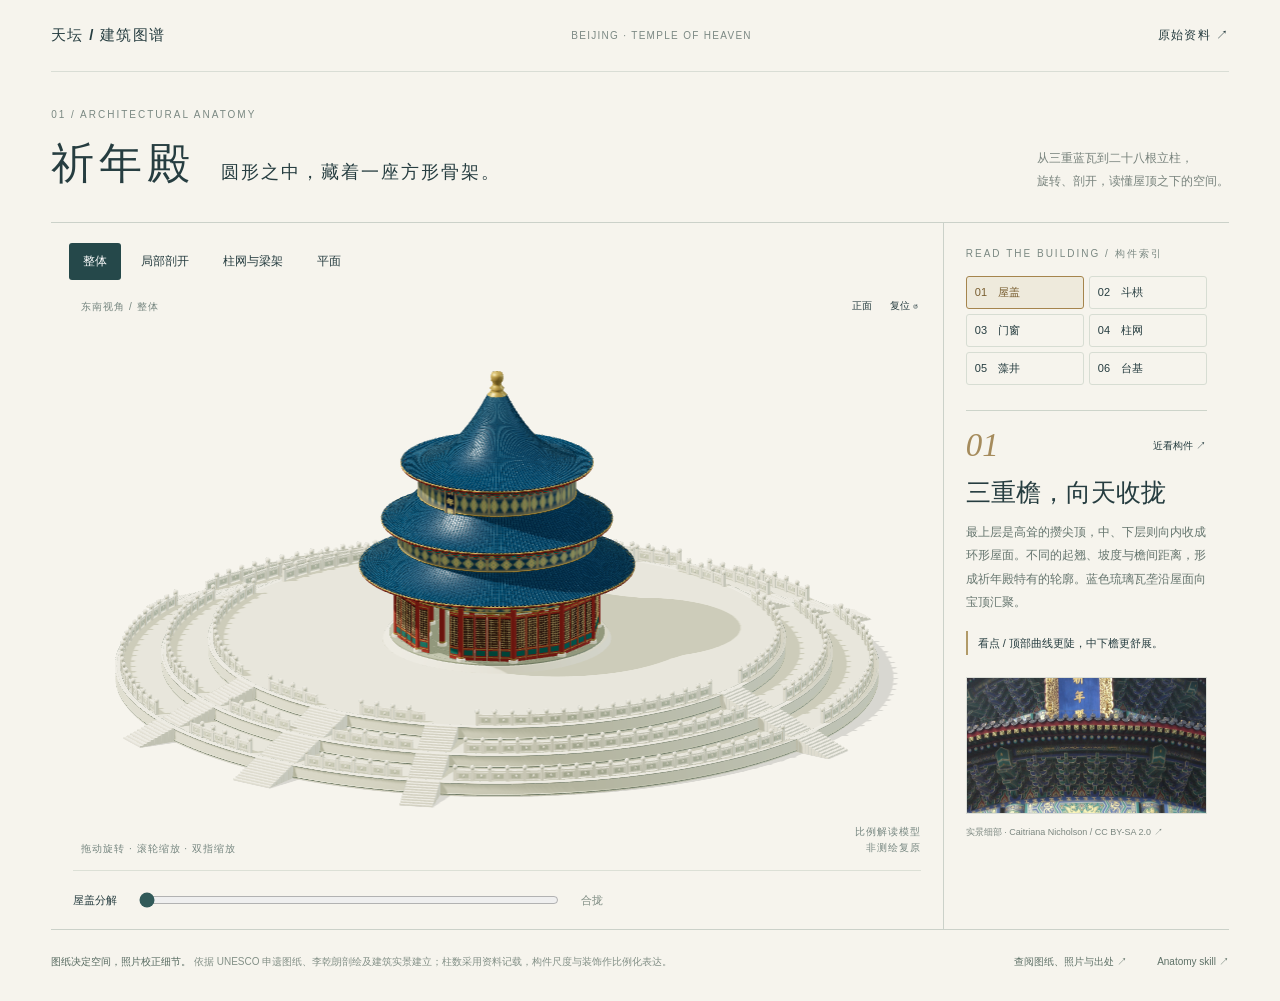
<file: temple-of-heaven/index.html>
<!doctype html><html lang="zh-CN"><head><meta charset="UTF-8"><meta name="viewport" content="width=device-width,initial-scale=1"><title>祈年殿 · 建筑解剖</title><link rel="stylesheet" href="style.css"><script type="importmap">{"imports":{"three":"./vendor/three.module.min.js"}}</script></head><body><header><a class="brand" href="./">天坛 / 建筑图谱</a><span>BEIJING · TEMPLE OF HEAVEN</span><a href="research/">原始资料 ↗</a></header><main><section class="intro"><div><p class="eyebrow">01 / ARCHITECTURAL ANATOMY</p><h1>祈年殿<span>圆形之中，藏着一座方形骨架。</span></h1></div><p>从三重蓝瓦到二十八根立柱，<br>旋转、剖开，读懂屋顶之下的空间。</p></section><div class="workspace"><section class="viewer"><nav aria-label="观察方式"><button data-mode="whole" aria-pressed="true">整体</button><button data-mode="cut">局部剖开</button><button data-mode="frame">柱网与梁架</button><button data-mode="plan">平面</button></nav><div class="stage" id="stage"><div id="loading">正在构建建筑…</div><span class="view-label">东南视角 / 整体</span><div class="tools"><button id="front" title="正南立面">正面</button><button id="reset" title="恢复初始视图">复位 ↺</button></div><span class="gesture">拖动旋转 · 滚轮缩放 · 双指缩放</span><span class="scale">比例解读模型<br>非测绘复原</span></div><div class="explode"><label for="separate">屋盖分解</label><input id="separate" type="range" min="0" max="100" value="0"><output id="amount">合拢</output></div></section><aside><p class="eyebrow">READ THE BUILDING / 构件索引</p><div id="parts"></div><article aria-live="polite"><div class="article-top"><span id="number">01</span><button id="focus">近看构件 ↗</button></div><h2 id="title"></h2><p id="description"></p><div id="fact"></div><a id="source" target="_blank"><img id="reference" alt="当前构件的原始参考资料"><span id="caption"></span></a></article></aside></div><footer><p><b>图纸决定空间，照片校正细节。</b> 依据 UNESCO 申遗图纸、李乾朗剖绘及建筑实景建立；柱数采用资料记载，构件尺度与装饰作比例化表达。</p><a href="research/">查阅图纸、照片与出处 ↗</a><a href="https://github.com/wheresryan22/anatomy" target="_blank" rel="noreferrer">Anatomy skill ↗</a></footer></main><script type="module" src="app.js"></script></body></html>
</file>
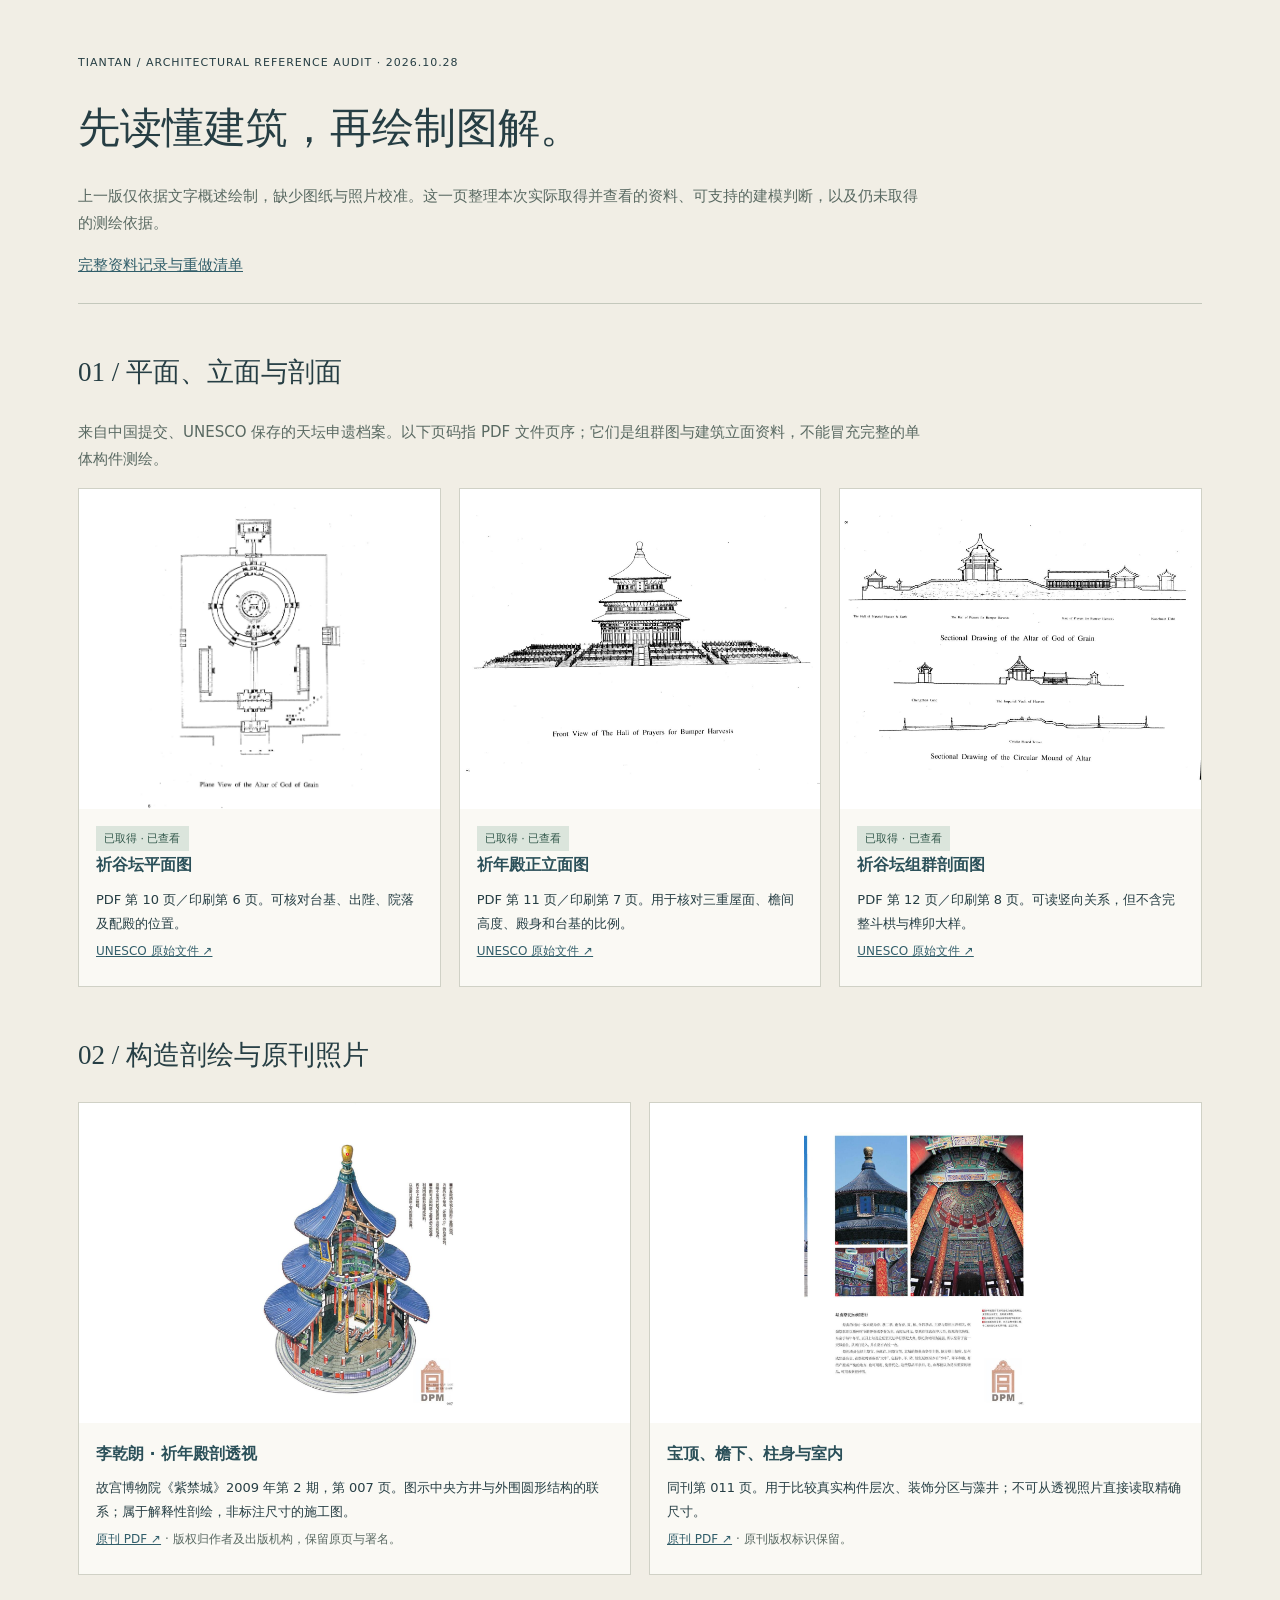
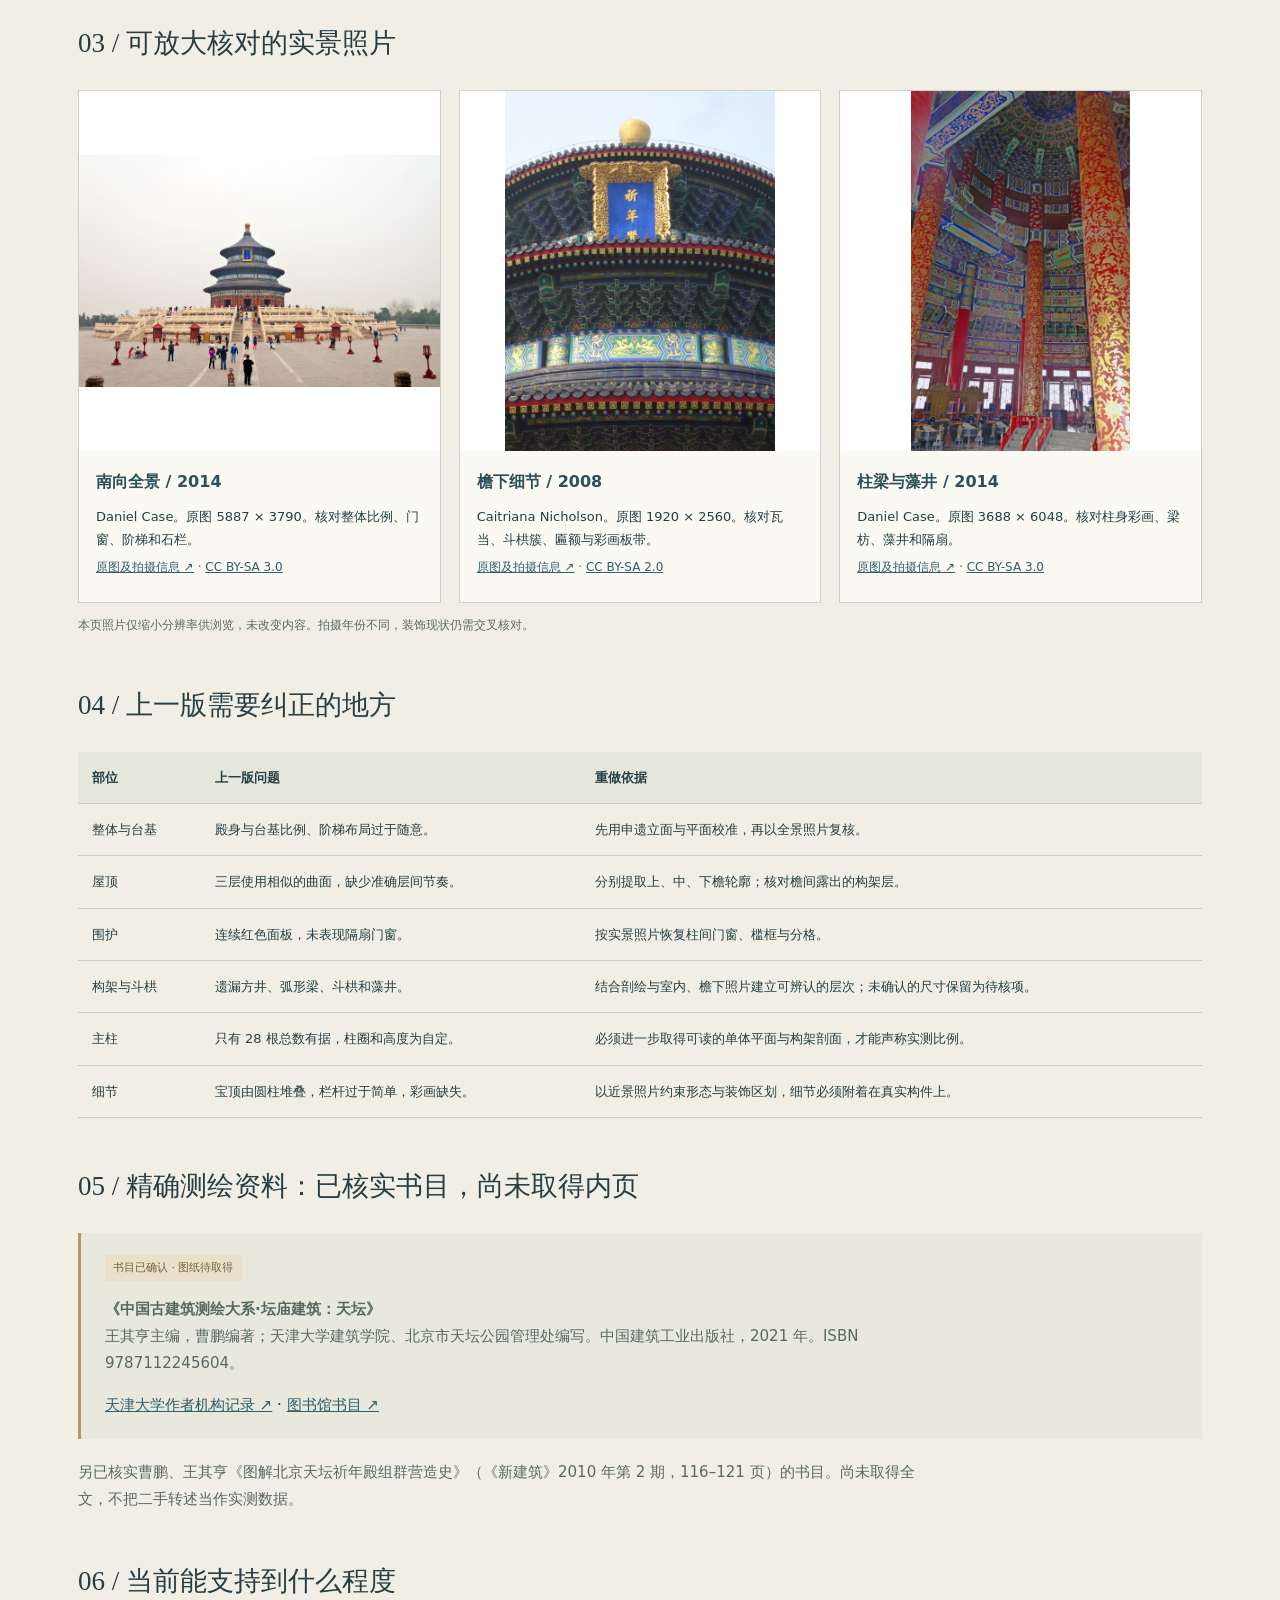
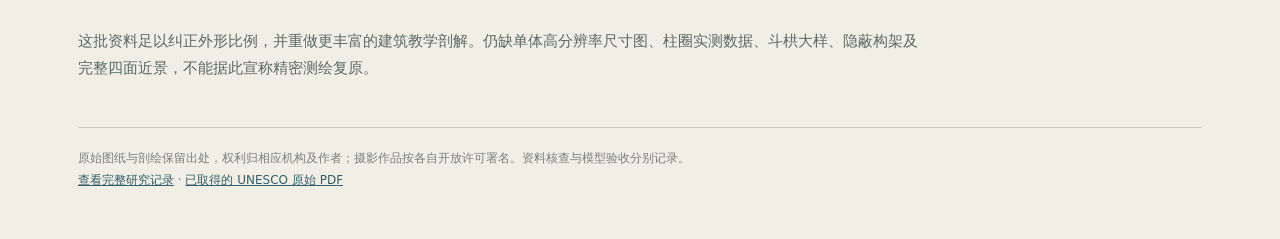
<file: temple-of-heaven/research/index.html>
<!doctype html><html lang="zh-CN"><meta charset="utf-8"><meta name="viewport" content="width=device-width,initial-scale=1"><title>天坛 · 建模资料核查</title><style>*{box-sizing:border-box}body{margin:0;background:#f1eee5;color:#263e44;font:15px/1.8 system-ui,-apple-system,"PingFang SC",sans-serif}main{max-width:1180px;margin:auto;padding:48px 28px}h1,h2{font-family:"Songti SC",serif;font-weight:400}h1{font-size:42px;margin:16px 0}h2{font-size:27px;margin-top:44px}p{max-width:850px;color:#596962}a{color:#315e6a}small{font-size:11px;letter-spacing:1px}.intro{border-bottom:1px solid #c4c8bc;padding-bottom:24px}.grid{display:grid;grid-template-columns:repeat(3,1fr);gap:18px}.two{grid-template-columns:repeat(2,1fr)}figure{margin:0;background:#faf9f4;border:1px solid #d0d1c6}figure img{width:100%;height:320px;object-fit:contain;background:white;display:block}figcaption{padding:17px;font-size:13px}figcaption strong{display:block;color:#2b5059;font-size:16px;margin-bottom:8px}figcaption p{font-size:12px;margin:6px 0}.photo img{height:360px;object-fit:contain}table{width:100%;border-collapse:collapse;font-size:13px}td,th{padding:14px;text-align:left;border-bottom:1px solid #ccd0c3;vertical-align:top}th{background:#e5e7dc}.callout{padding:20px 24px;border-left:3px solid #b39a65;background:#e8e8dd;margin:20px 0}.status{font-size:11px;padding:3px 8px;background:#dbe5dc;color:#345a4d;display:inline-block}.pending{background:#e9dfcb;color:#75623b}footer{border-top:1px solid #c4c8bc;margin-top:45px;padding-top:20px;font-size:12px;color:#788078}li{margin:9px 0}@media(max-width:700px){main{padding:24px 18px}h1{font-size:31px}.grid,.two{grid-template-columns:1fr}figure img{height:360px}table{font-size:12px}td,th{padding:9px}}</style><main><div class="intro"><small>TIANTAN / ARCHITECTURAL REFERENCE AUDIT · 2026.10.28</small><h1>先读懂建筑，再绘制图解。</h1><p>上一版仅依据文字概述绘制，缺少图纸与照片校准。这一页整理本次实际取得并查看的资料、可支持的建模判断，以及仍未取得的测绘依据。</p><a href="RESEARCH.md">完整资料记录与重做清单</a></div><h2>01 / 平面、立面与剖面</h2><p>来自中国提交、UNESCO 保存的天坛申遗档案。以下页码指 PDF 文件页序；它们是组群图与建筑立面资料，不能冒充完整的单体构件测绘。</p><div class="grid"><figure><a href="unesco-10.jpg"><img src="unesco-10.jpg" alt="祈谷坛平面图"></a><figcaption><span class="status">已取得 · 已查看</span><strong>祈谷坛平面图</strong>PDF 第 10 页／印刷第 6 页。可核对台基、出陛、院落及配殿的位置。<p><a href="https://whc.unesco.org/uploads/nominations/881.pdf#page=10">UNESCO 原始文件 ↗</a></p></figcaption></figure><figure><a href="unesco-11.jpg"><img src="unesco-11.jpg" alt="祈年殿正立面图"></a><figcaption><span class="status">已取得 · 已查看</span><strong>祈年殿正立面图</strong>PDF 第 11 页／印刷第 7 页。用于核对三重屋面、檐间高度、殿身和台基的比例。<p><a href="https://whc.unesco.org/uploads/nominations/881.pdf#page=11">UNESCO 原始文件 ↗</a></p></figcaption></figure><figure><a href="unesco-12.jpg"><img src="unesco-12.jpg" alt="祈谷坛组群剖面图"></a><figcaption><span class="status">已取得 · 已查看</span><strong>祈谷坛组群剖面图</strong>PDF 第 12 页／印刷第 8 页。可读竖向关系，但不含完整斗栱与榫卯大样。<p><a href="https://whc.unesco.org/uploads/nominations/881.pdf#page=12">UNESCO 原始文件 ↗</a></p></figcaption></figure></div><h2>02 / 构造剖绘与原刊照片</h2><div class="grid two"><figure><a href="palace-007.jpg"><img src="palace-007.jpg" alt="李乾朗祈年殿剖透视原刊图页"></a><figcaption><strong>李乾朗 · 祈年殿剖透视</strong>故宫博物院《紫禁城》2009 年第 2 期，第 007 页。图示中央方井与外围圆形结构的联系；属于解释性剖绘，非标注尺寸的施工图。<p><a href="https://img.dpm.org.cn/Uploads/File/pdf/c8/dd/c5/c8ddc5fc1b0f233006a9fbd3a2d263d9.pdf">原刊 PDF ↗</a> · 版权归作者及出版机构，保留原页与署名。</p></figcaption></figure><figure><a href="palace-011.jpg"><img src="palace-011.jpg" alt="原刊宝顶与室内照片"></a><figcaption><strong>宝顶、檐下、柱身与室内</strong>同刊第 011 页。用于比较真实构件层次、装饰分区与藻井；不可从透视照片直接读取精确尺寸。<p><a href="https://img.dpm.org.cn/Uploads/File/pdf/a7/29/2b/a7292b66095a86514325e7b1d6af5671.pdf">原刊 PDF ↗</a> · 原刊版权标识保留。</p></figcaption></figure></div><h2>03 / 可放大核对的实景照片</h2><div class="grid photo"><figure><a href="south-wide.jpg"><img src="south-wide.jpg" alt="祈年殿南面全景，Daniel Case摄"></a><figcaption><strong>南向全景 / 2014</strong>Daniel Case。原图 5887 × 3790。核对整体比例、门窗、阶梯和石栏。<p><a href="https://commons.wikimedia.org/wiki/File:Hall_of_Prayer_for_Good_Harvest_full_exterior_view.jpg">原图及拍摄信息 ↗</a> · <a href="https://creativecommons.org/licenses/by-sa/3.0/">CC BY-SA 3.0</a></p></figcaption></figure><figure><a href="roof-detail.jpg"><img src="roof-detail.jpg" alt="祈年殿檐下斗栱与匾额，Caitriana Nicholson摄"></a><figcaption><strong>檐下细节 / 2008</strong>Caitriana Nicholson。原图 1920 × 2560。核对瓦当、斗栱簇、匾额与彩画板带。<p><a href="https://commons.wikimedia.org/wiki/File:Roof_detail_(2916126989).jpg">原图及拍摄信息 ↗</a> · <a href="https://creativecommons.org/licenses/by-sa/2.0/">CC BY-SA 2.0</a></p></figcaption></figure><figure><a href="interior.jpg"><img src="interior.jpg" alt="祈年殿室内柱梁与藻井，Daniel Case摄"></a><figcaption><strong>柱梁与藻井 / 2014</strong>Daniel Case。原图 3688 × 6048。核对柱身彩画、梁枋、藻井和隔扇。<p><a href="https://commons.wikimedia.org/wiki/File:Hall_of_Prayer_for_Good_Harvests_interior_2014.jpg">原图及拍摄信息 ↗</a> · <a href="https://creativecommons.org/licenses/by-sa/3.0/">CC BY-SA 3.0</a></p></figcaption></figure></div><p style="font-size:12px">本页照片仅缩小分辨率供浏览，未改变内容。拍摄年份不同，装饰现状仍需交叉核对。</p><h2>04 / 上一版需要纠正的地方</h2><table><thead><tr><th>部位</th><th>上一版问题</th><th>重做依据</th></tr></thead><tbody><tr><td>整体与台基</td><td>殿身与台基比例、阶梯布局过于随意。</td><td>先用申遗立面与平面校准，再以全景照片复核。</td></tr><tr><td>屋顶</td><td>三层使用相似的曲面，缺少准确层间节奏。</td><td>分别提取上、中、下檐轮廓；核对檐间露出的构架层。</td></tr><tr><td>围护</td><td>连续红色面板，未表现隔扇门窗。</td><td>按实景照片恢复柱间门窗、槛框与分格。</td></tr><tr><td>构架与斗栱</td><td>遗漏方井、弧形梁、斗栱和藻井。</td><td>结合剖绘与室内、檐下照片建立可辨认的层次；未确认的尺寸保留为待核项。</td></tr><tr><td>主柱</td><td>只有 28 根总数有据，柱圈和高度为自定。</td><td>必须进一步取得可读的单体平面与构架剖面，才能声称实测比例。</td></tr><tr><td>细节</td><td>宝顶由圆柱堆叠，栏杆过于简单，彩画缺失。</td><td>以近景照片约束形态与装饰区划，细节必须附着在真实构件上。</td></tr></tbody></table><h2>05 / 精确测绘资料：已核实书目，尚未取得内页</h2><div class="callout"><span class="status pending">书目已确认 · 图纸待取得</span><p><b>《中国古建筑测绘大系·坛庙建筑：天坛》</b><br>王其亨主编，曹鹏编著；天津大学建筑学院、北京市天坛公园管理处编写。中国建筑工业出版社，2021 年。ISBN 9787112245604。</p><a href="https://arch.tju.edu.cn/info/1293/5871.htm">天津大学作者机构记录 ↗</a> · <a href="https://ci.nii.ac.jp/ncid/BD12117000">图书馆书目 ↗</a></div><p>另已核实曹鹏、王其亨《图解北京天坛祈年殿组群营造史》（《新建筑》2010 年第 2 期，116–121 页）的书目。尚未取得全文，不把二手转述当作实测数据。</p><h2>06 / 当前能支持到什么程度</h2><p>这批资料足以纠正外形比例，并重做更丰富的建筑教学剖解。仍缺单体高分辨率尺寸图、柱圈实测数据、斗栱大样、隐蔽构架及完整四面近景，不能据此宣称精密测绘复原。</p><footer>原始图纸与剖绘保留出处，权利归相应机构及作者；摄影作品按各自开放许可署名。资料核查与模型验收分别记录。<br><a href="RESEARCH.md">查看完整研究记录</a> · <a href="unesco-881.pdf">已取得的 UNESCO 原始 PDF</a></footer></main></html>
</file>
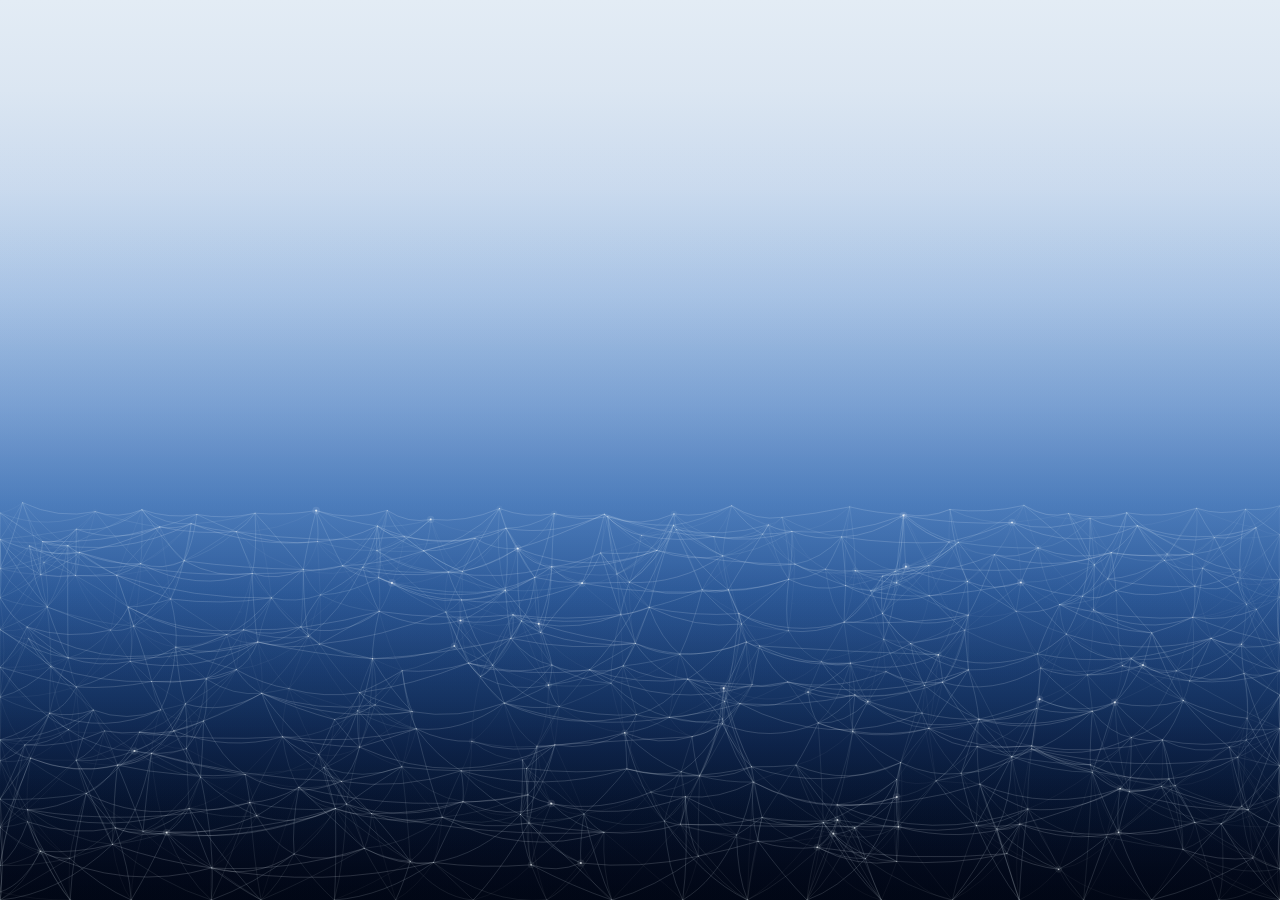
<file: moonrise/public/experiences/galaxy/index.html>
<!doctype html>
<html lang="en">
  <head>
    <meta charset="utf-8" />
    <meta
      name="viewport"
      content="width=device-width, initial-scale=1, maximum-scale=1, user-scalable=no, viewport-fit=cover"
    />
    <meta name="theme-color" content="#020a1b" />
    <title>Moonrise — Galaxy</title>
    <style>
      :root {
        color-scheme: dark;
        background: #020a1b;
      }

      * {
        box-sizing: border-box;
      }

      html,
      body {
        width: 100%;
        height: 100%;
        height: 100dvh;
        margin: 0;
        overflow: hidden;
        background: #020a1b;
      }

      body {
        position: fixed;
        inset: 0;
      }

      canvas {
        position: fixed;
        inset: 0;
        display: block;
        width: 100vw !important;
        height: 100vh !important;
        height: 100dvh !important;
      }

      .experience-exit {
        position: fixed;
        top: max(18px, env(safe-area-inset-top));
        right: max(18px, env(safe-area-inset-right));
        z-index: 10;
        display: none;
        width: 42px;
        height: 42px;
        padding: 0;
        border: 1px solid rgba(255, 255, 255, 0.32);
        border-radius: 999px;
        color: rgba(255, 255, 255, 0.86);
        background: rgba(2, 10, 27, 0.34);
        backdrop-filter: blur(10px);
        cursor: pointer;
        font: 300 24px/1 system-ui, sans-serif;
      }

      .experience-exit:hover,
      .experience-exit:focus-visible {
        border-color: rgba(255, 255, 255, 0.65);
        background: rgba(2, 10, 27, 0.58);
        outline: none;
      }

      body.is-embedded .experience-exit {
        display: grid;
        place-items: center;
      }
    </style>
  </head>
  <body>
    <button class="experience-exit" type="button" aria-label="Exit galaxy experience">×</button>

    <script src="../../vendor/p5/p5.min.js"></script>
    <script src="./sketch.js"></script>
    <script src="./audio.js?v=20260929-4"></script>
    <script>
      (() => {
        const embedded = window.parent !== window;

        if (embedded) {
          document.body.classList.add("is-embedded");
          document.querySelector(".experience-exit").addEventListener("click", () => {
            window.parent.postMessage("exit-galaxy", window.location.origin);
          });
        }

        const observer = new MutationObserver(() => {
          const canvas = document.querySelector("canvas");
          if (!canvas) return;
          observer.disconnect();
          if (embedded) {
            // The room only needs the sketch runtime and canvas to be ready.
            // Pause before hidden animation work begins; the window click
            // restarts both picture and soundtrack from zero together.
            if (typeof noLoop === "function") noLoop();
            window.parent.postMessage("galaxy-ready", "*");
          }
        });

        observer.observe(document.body, { childList: true, subtree: true });
      })();
    </script>
  </body>
</html>
</file>
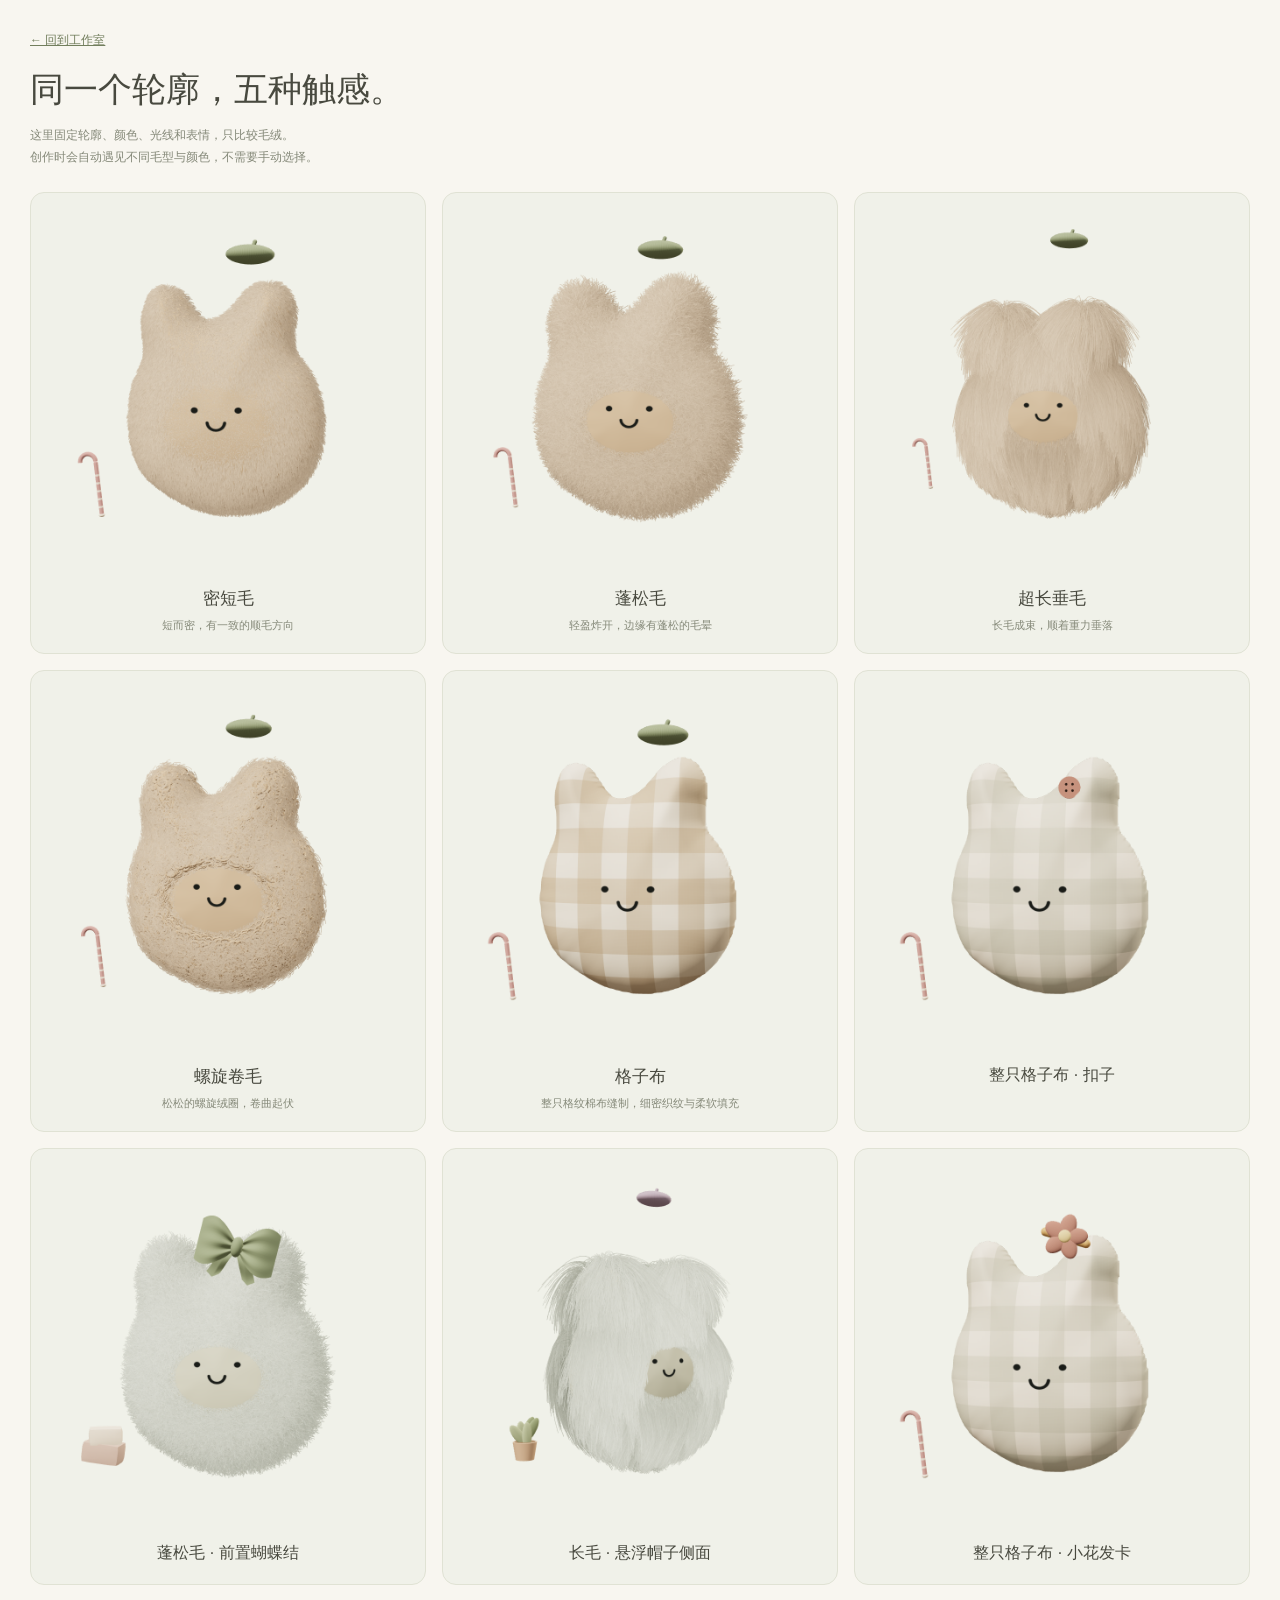
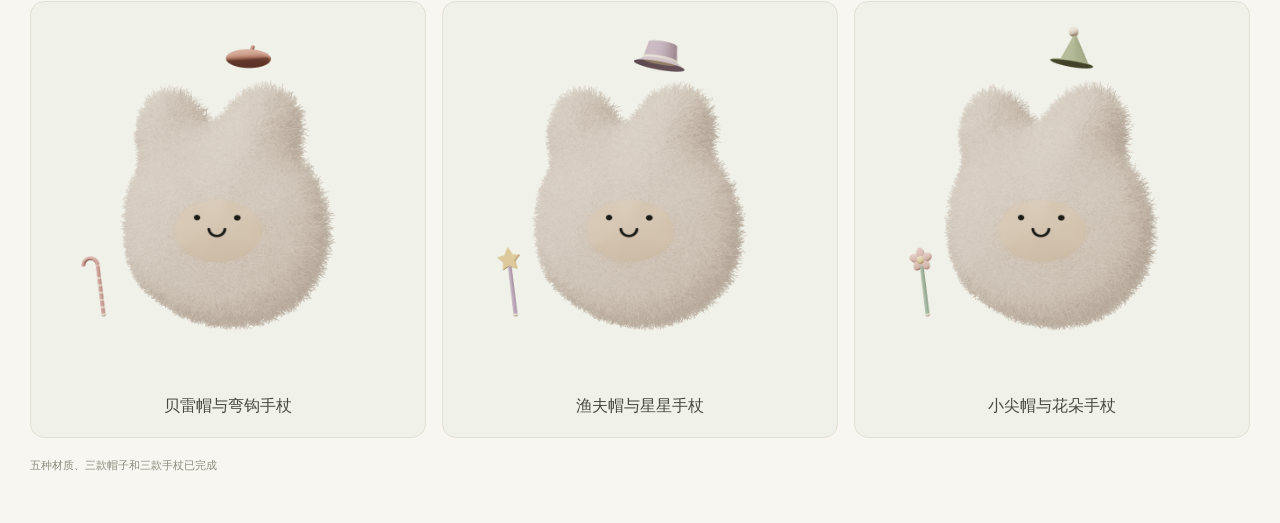
<file: softling/materials.html>
<!doctype html><html lang="zh-CN"><head><meta charset="utf-8"><meta name="viewport" content="width=device-width,initial-scale=1"><title>五种风格 · 绒绒</title><style>
*{box-sizing:border-box}body{margin:0;background:#f8f6f0;color:#48493f;font-family:'PingFang SC',sans-serif}main{max-width:1320px;margin:auto;padding:30px}a{color:#727e5d;font-size:12px}h1{font-family:'Songti SC',serif;font-size:34px;font-weight:400;margin:18px 0 10px}header p{font-size:12px;line-height:1.8;color:#858979;margin-bottom:24px}.grid{display:grid;grid-template-columns:repeat(3,1fr);gap:16px}article{background:#f0f1e9;border:1px solid #e0e2d4;border-radius:14px;overflow:hidden;text-align:center;padding:0 0 20px}img{width:100%;aspect-ratio:1;object-fit:contain;display:block}h2{font-size:17px;font-weight:500;margin:0 0 8px}article p{font-size:11px;color:#858979;margin:0}.placeholder{aspect-ratio:1;display:grid;place-items:center;color:#959a86;font-size:12px}footer{padding:20px 0;color:#8a8d7e;font-size:11px}@media(max-width:700px){main{padding:20px}.grid{grid-template-columns:repeat(2,1fr);gap:10px}h1{font-size:27px}article p{padding:0 10px;line-height:1.8}h2{font-size:15px}}@media(max-width:400px){.grid{grid-template-columns:1fr}}
</style></head><body><main><header><a href="./">← 回到工作室</a><h1>同一个轮廓，五种触感。</h1><p>这里固定轮廓、颜色、光线和表情，只比较毛绒。<br>创作时会自动遇见不同毛型与颜色，不需要手动选择。</p></header><section class="grid" id="samples" aria-label="五种风格对比"></section><footer id="progress" role="status">正在织好五种材质样本…</footer></main><canvas id="source" width="900" height="900" hidden></canvas><script type="module" src="materials.js?v=11"></script></body></html>
</file>
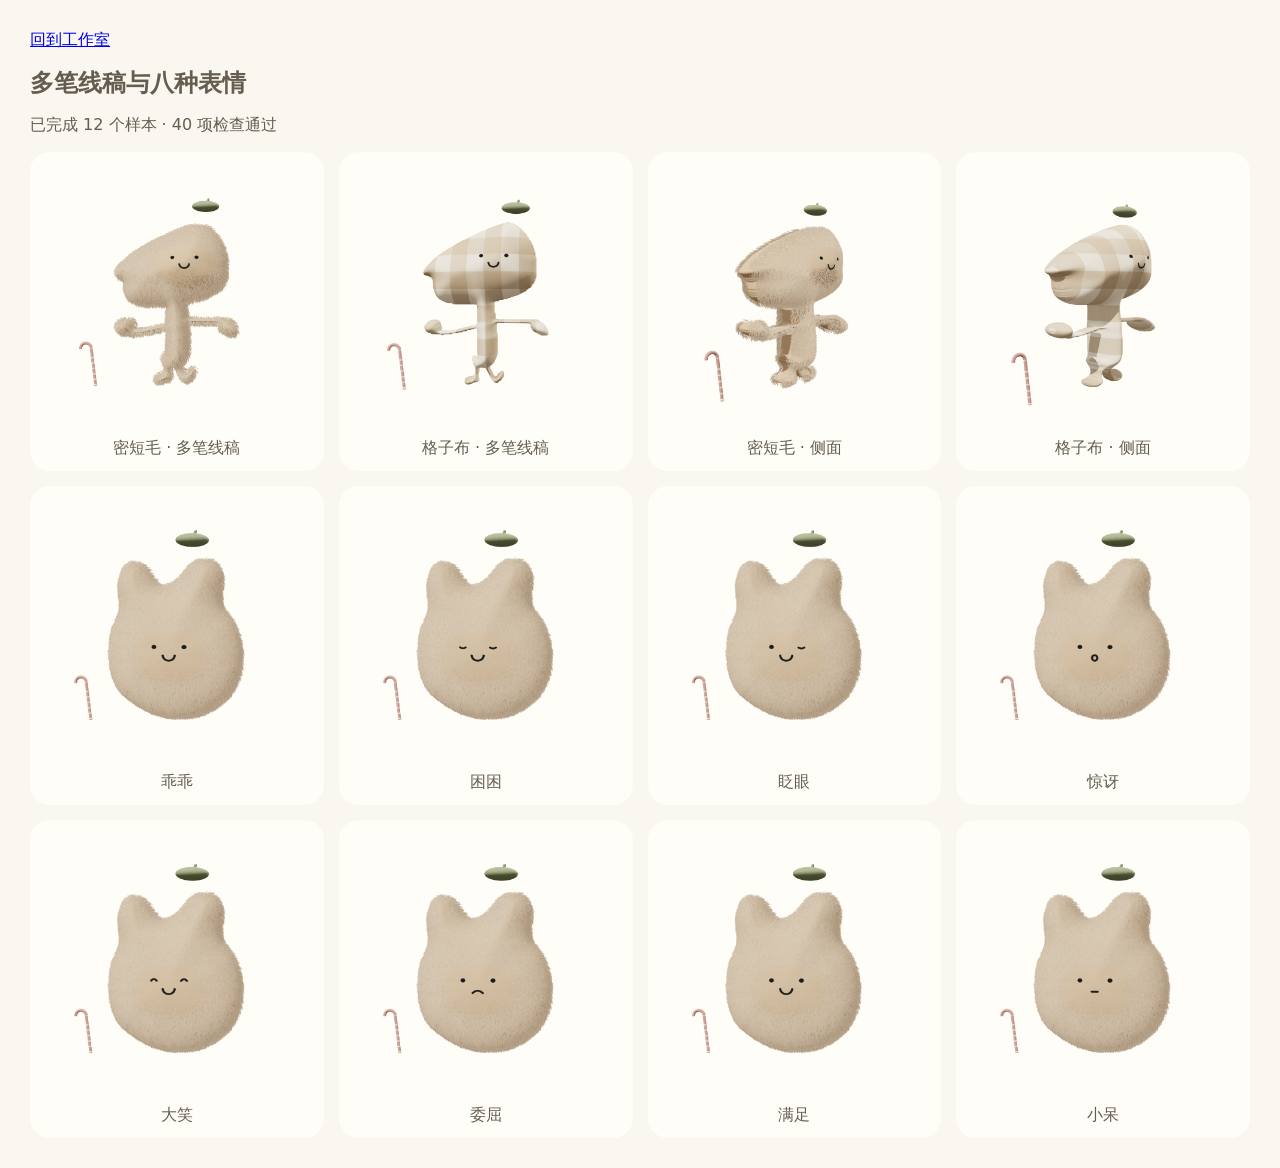
<file: softling/checks/linework.html>
<!doctype html><html lang="zh"><meta charset="utf-8"><title>线稿与表情对照</title><style>body{margin:30px;background:#f9f7ef;font:16px system-ui;color:#655d50}section{display:grid;grid-template-columns:repeat(4,1fr);gap:15px}article{background:#fffdf8;border-radius:20px;text-align:center;padding:12px}img,canvas{width:100%;height:auto}#render{display:none}h1{font-size:24px}</style><a href="/">回到工作室</a><h1>多笔线稿与八种表情</h1><p id="status">生成中</p><section id="samples"></section><canvas id="render"></canvas><script type="module">
import {PlushStudio} from '../plush-3d.js?v=11';
import {createIdentity} from '../fur-profiles.js?v=11';
const person=[[[250,240],[265,210],[360,150],[470,105],[510,100],[555,155],[568,210],[565,263],[530,293],[455,317],[370,325],[300,320],[280,285],[282,248],[250,240]],[[408,330],[408,480]],[[443,321],[450,375],[458,470],[440,502],[397,502],[392,480]],[[402,390],[340,407],[290,412],[255,405],[255,385],[281,374],[289,390],[290,411]],[[461,374],[540,374],[576,374],[598,396],[600,415],[558,399],[558,379]],[[402,503],[402,544],[370,555],[370,540],[402,544]],[[431,504],[446,548],[471,540],[475,520],[464,530],[458,546]]];
const round=[[[220,520],[145,485],[110,410],[115,320],[145,265],[135,190],[155,145],[190,145],[225,210],[280,205],[325,145],[365,135],[395,175],[380,250],[425,300],[445,390],[420,470],[360,520],[280,535],[220,520]]];
let assertions=0;
const studio=new PlushStudio(document.querySelector('#render'));const names=['乖乖','困困','眨眼','惊讶','大笑','委屈','满足','小呆'];
for(let i=0;i<12;i++){
 await new Promise(r=>requestAnimationFrame(r));
 const id=createIdentity(i===1||i===3?4:0,new Uint32Array([413,0,7,i<4?0:i-4,1000000000,2,4,9]));
 studio.angle=i===2||i===3?.7:-.12;studio.build(i<4?person:round,'#cfb496','sweet',id);
 let shadowCasters=0;for(const group of studio.root.children.filter(o=>['accessory','surroundings'].includes(o.name)))group.traverse(o=>{if(o.castShadow)shadowCasters++;});if(shadowCasters)throw Error('Accessory or prop casts a shadow');assertions++;
 const body=studio.root.children[0].geometry,index=body.index.array,edges=new Map(),parent=new Map();
 const find=a=>{if(!parent.has(a))parent.set(a,a);const path=[];while(parent.get(a)!==a){path.push(a);a=parent.get(a);}for(const v of path)parent.set(v,a);return a;};
 for(let k=0;k<index.length;k+=3)for(let j=0;j<3;j++){const a=index[k+j],b=index[k+(j+1)%3],key=Math.min(a,b)+':'+Math.max(a,b);edges.set(key,(edges.get(key)||0)+1);parent.set(find(a),find(b));}
 if([...edges.values()].some(n=>n!==2))throw Error('Non-manifold shell');
 if(new Set([...parent.keys()].map(find)).size!==1)throw Error('Disconnected drawn figure');
 assertions+=2;
 const article=document.createElement('article'),image=new Image();image.src=document.querySelector('#render').toDataURL();article.append(image,document.createTextNode(i<4?(i%2?'格子布':'密短毛')+(i>=2?' · 侧面':' · 多笔线稿'):names[i-4]));document.querySelector('#samples').append(article);
}
// Boundary cases: a single stroke must have volume; distant strokes must stay apart.
for(const [shape,expected] of [ [[[[100,100],[400,100]]],1], [[[[100,100],[100,400]],[[400,100],[400,400]]],2] ]){
 studio.build(shape,'#cfb496','sweet',createIdentity(0,new Uint32Array([413,0,7,0,1,2,4,9])));
 const geometry=studio.root.children[0].geometry,indices=geometry.index.array,parents=new Map();
 const root=v=>{if(!parents.has(v))parents.set(v,v);const path=[];while(parents.get(v)!==v){path.push(v);v=parents.get(v);}for(const p of path)parents.set(p,v);return v;};
 for(let i=0;i<indices.length;i+=3){parents.set(root(indices[i]),root(indices[i+1]));parents.set(root(indices[i]),root(indices[i+2]));}
 if(new Set([...parents.keys()].map(root)).size!==expected)throw Error('Open stroke component regression');
 if([...geometry.attributes.position.array].some(v=>!Number.isFinite(v)))throw Error('Invalid mesh coordinate');
 assertions+=2;
}
document.querySelector('#status').textContent='已完成 12 个样本 · '+assertions+' 项检查通过';
</script></html>
</file>
<file: hanfu/style.css>
@import url('https://fonts.googleapis.com/css2?family=Noto+Serif+SC:wght@400;500;600&display=swap');
:root{--paper:#eeece2;--light:#f5f2e9;--ink:#344035;--muted:#757967;--red:#9d5141;--line:#d0d0bf;--serif:'Noto Serif SC','Songti SC',STSong,serif;--gutter:5vw}*{box-sizing:border-box}html{scroll-behavior:smooth;scroll-padding-top:26px}body{margin:0;background:var(--paper);color:var(--ink);font-family:var(--serif);-webkit-font-smoothing:antialiased}body:before{content:'';position:fixed;inset:0;z-index:50;opacity:.11;pointer-events:none;background:url("data:image/svg+xml,%3Csvg viewBox='0 0 150 150' xmlns='http://www.w3.org/2000/svg'%3E%3Cfilter id='n'%3E%3CfeTurbulence type='fractalNoise' baseFrequency='.7' numOctaves='3' stitchTiles='stitch'/%3E%3C/filter%3E%3Cpath fill='%23847861' filter='url(%23n)' opacity='.25' d='M0 0h150v150H0z'/%3E%3C/svg%3E")}button,input{font:inherit;color:inherit}button{cursor:pointer;border:0;background:none}a{color:inherit;text-decoration:none}button,a{transition:color .2s,background .2s,transform .2s}button:hover,a:hover{color:var(--red)}button:disabled{opacity:.3;cursor:default}button:focus-visible,a:focus-visible,input:focus-visible,[tabindex]:focus-visible{outline:2px solid var(--red);outline-offset:5px}button:focus:not(:focus-visible){outline:none}button,a{-webkit-tap-highlight-color:transparent}img{max-width:100%}.sr-only{position:absolute!important;width:1px;height:1px;padding:0;margin:-1px;overflow:hidden;clip:rect(0,0,0,0);white-space:nowrap;border:0}.skip-link{position:absolute;left:10px;top:-80px;z-index:100;padding:15px;background:var(--paper)}.skip-link:focus{top:10px}.header{height:100px;max-width:1600px;margin:auto;display:flex;align-items:center;justify-content:space-between;padding:0 var(--gutter);border-bottom:1px solid var(--line)}.brand{display:flex;align-items:center;gap:16px;font-size:26px;letter-spacing:4px}.brand small{display:block;font-size:8px;letter-spacing:3px;margin-top:5px}.seal{width:36px;height:44px;border:2px solid var(--red);outline:1px solid var(--red);outline-offset:3px;color:var(--red);writing-mode:vertical-rl;display:grid;place-content:center;font-size:21px;letter-spacing:1px;border-radius:3px}nav{display:flex;gap:42px;font-size:13px;letter-spacing:2px}nav a{padding:14px 0;position:relative}nav a.current:after{content:'';width:4px;height:4px;background:var(--red);position:absolute;bottom:0;left:48%;transform:rotate(45deg)}.saved-link{font-size:12px;letter-spacing:1px}.saved-link>span{font-size:21px;margin-right:8px}.saved-link small{font:10px Georgia;letter-spacing:1px;margin-left:10px;color:var(--muted)}main{max-width:1600px;margin:auto}.opening{padding:42px var(--gutter) 35px;display:flex;align-items:end;justify-content:space-between;gap:20px}.eyebrow{font:9px Georgia,serif;letter-spacing:3px;color:var(--muted);margin:0 0 14px;display:flex;align-items:center;gap:12px}.eyebrow i{display:inline-block;width:23px;height:1px;background:var(--red)}.opening .eyebrow{font-family:var(--serif);font-size:10px}h1{font-size:54px;letter-spacing:7px;line-height:1.3;font-weight:500;margin:0;position:relative}h1 span{margin-left:18px}.title-stamp{font-size:12px;font-weight:400;writing-mode:vertical-rl;border:1px solid var(--red);color:var(--red);padding:5px 2px;letter-spacing:3px;position:absolute;top:8px;margin-left:13px;transform:rotate(4deg)}.opening-aside{padding-bottom:4px}.opening-aside p{font-size:12px;line-height:2;letter-spacing:1px;margin:0 0 8px;color:#66705e}.opening-aside>span{font-size:9px;letter-spacing:2px;color:var(--muted)}.scroll-shell{margin:0 2.7%;border-top:1px solid var(--line);border-bottom:1px solid var(--line);background:#e9e7da;position:relative}.scroll-topline{height:45px;display:flex;align-items:center;justify-content:space-between;padding:0 29px;font-size:10px;letter-spacing:2px;color:var(--muted)}.view-switch{display:flex;gap:22px}.view-switch button{font-size:10px;padding:5px 0;letter-spacing:1px;border-bottom:1px solid transparent;color:var(--muted)}.view-switch button.active{color:var(--red);border-color:var(--red)}.scroll-instruction{font-size:9px;letter-spacing:1px}.scroll-mount{position:relative;margin:0 21px;border-top:1px solid #c7c9b5;border-bottom:1px solid #c7c9b5}.spindle{position:absolute;top:-12px;bottom:-12px;width:13px;z-index:3;border-radius:5px;background:linear-gradient(90deg,#777965,#bec0a6 35%,#8b9074 80%,#747960);box-shadow:2px 0 6px #3c442927}.spindle:before,.spindle:after{content:'';position:absolute;left:1px;width:11px;height:9px;background:#5d6253;border:1px solid #41483c;border-radius:2px}.spindle:before{top:-5px}.spindle:after{bottom:-5px}.spindle.left{left:-7px}.spindle.right{right:-7px}.scroll-viewport{height:500px;overflow-x:auto;overflow-y:hidden;scrollbar-width:none;cursor:grab;overscroll-behavior-x:contain;touch-action:pan-x pan-y;position:relative;background:#eeebdd}.scroll-viewport::-webkit-scrollbar{display:none}.scroll-viewport.dragging{cursor:grabbing;user-select:none}.scroll-track{position:relative;width:max-content;height:100%;display:flex;align-items:stretch;padding:0 90px 0 0;isolation:isolate}.scroll-landscape{position:absolute;inset:0;z-index:-1;width:100%;height:100%;pointer-events:none;opacity:.18}.scroll-preface{width:220px;flex:none;padding:76px 36px;position:relative}.scroll-preface h2{writing-mode:vertical-rl;font-size:36px;font-weight:400;letter-spacing:12px;margin:0 auto;line-height:1.8}.scroll-preface p{writing-mode:vertical-rl;height:218px;position:absolute;left:33px;top:86px;font-size:11px;letter-spacing:4px;line-height:1.9;color:var(--muted)}.small-seal{color:var(--red);border:1px solid var(--red);display:inline-flex;align-items:center;justify-content:center;width:30px;height:34px;font-size:17px;transform:rotate(-4deg)}.scroll-preface .small-seal{position:absolute;left:117px;bottom:58px}.scroll-scene{width:460px;flex:none;position:relative;padding:26px 12px 28px 30px;display:flex;flex-direction:column;justify-content:end;--accent:var(--red)}.scroll-scene:after{content:'';position:absolute;left:0;bottom:33px;height:36px;width:1px;background:var(--line)}.scene-era{position:absolute;top:30px;left:25px;display:flex;align-items:start;gap:12px;z-index:1}.scene-era strong{font-size:23px;font-weight:400;writing-mode:vertical-rl;letter-spacing:6px}.scene-era span{font:8px Georgia;letter-spacing:2px;color:var(--muted);writing-mode:vertical-rl;margin-top:3px}.scene-painting{height:373px;width:100%;padding:0 24px 0 35px;display:flex;align-items:center;justify-content:center;position:relative}.scene-painting img{height:100%;width:100%;object-fit:contain;mix-blend-mode:multiply;mask-image:linear-gradient(90deg,transparent,black 8%,black 92%,transparent);transition:transform .6s;pointer-events:none;user-select:none}.scene-painting:hover img{transform:translateY(-4px)}.scene-painting:after{content:'＋ 细看';font-size:10px;letter-spacing:2px;position:absolute;bottom:28px;right:26px;padding:7px 9px;background:#f5f1e3db;border:1px solid #a6ad9680;color:var(--ink);opacity:0;transition:opacity .2s}.scene-painting:hover:after,.scene-painting:focus-visible:after{opacity:1}.scroll-scene.textile .scene-painting{padding:25px 8px 15px 15px}.scroll-scene.textile .scene-painting img{height:auto;max-height:100%;mask-image:none}.scroll-scene.original-mode .scene-painting img{mix-blend-mode:normal;mask-image:none;max-height:315px;height:auto;box-shadow:0 3px 18px #535b4522}.scene-caption{padding:2px 10px 0 25px;display:flex;justify-content:space-between;gap:12px;align-items:end}.scene-caption h3{font-size:17px;font-weight:400;letter-spacing:3px;margin:0 0 7px}.scene-caption p{font-size:9px;color:var(--muted);letter-spacing:1px;margin:0;max-width:280px}.scene-index{font:italic 28px Georgia;color:#96977c;opacity:.65}.scroll-ending{width:240px;flex:none;display:flex;align-items:center;justify-content:center;gap:25px;padding-left:35px}.scroll-ending h2{writing-mode:vertical-rl;font-weight:400;letter-spacing:8px;font-size:27px}.scroll-ending p{writing-mode:vertical-rl;height:270px;font-size:11px;line-height:2;letter-spacing:3px;color:var(--muted)}.scroll-bottomline{display:flex;align-items:center;gap:25px;padding:14px 27px;height:49px}.scroll-buttons{display:flex;gap:15px}.scroll-buttons button{font-size:19px;padding:0 5px}input[type=range]{accent-color:var(--red);cursor:pointer;height:12px}.scroll-bottomline input{flex:1;min-width:0;height:2px}.scroll-bottomline>span{min-width:102px;font-size:10px;letter-spacing:1px;text-align:right;color:var(--muted)}.timeline-section{margin:0 var(--gutter);padding:30px 0 25px;border-bottom:1px solid var(--line);display:flex;align-items:center;gap:30px}.timeline-label{font-size:13px;letter-spacing:3px;min-width:132px}.timeline-label small{display:block;font:7px Georgia;letter-spacing:1px;color:var(--muted);margin-top:9px}.timeline{flex:1;display:flex;justify-content:space-between;position:relative;gap:8px}.timeline:before{content:'';height:1px;position:absolute;top:32px;left:20px;right:20px;background:var(--line)}.timeline button{font-size:11px;white-space:nowrap;padding:0 3px;min-width:48px;position:relative}.timeline small{display:block;font-size:8px;color:var(--muted);margin-top:26px}.timeline button:after{content:'';width:5px;height:5px;background:var(--paper);border:1px solid #a2a792;position:absolute;left:calc(50% - 3px);top:29px;border-radius:50%}.timeline button.active{color:var(--red)}.timeline button.active:after{background:var(--red);border-color:var(--red);box-shadow:0 0 0 4px var(--paper),0 0 0 5px #bba78d}.timeline-end{font-size:9px;letter-spacing:2px;line-height:1.8;border-left:1px solid var(--line);padding-left:20px;color:var(--muted)}.scroll-footnote{display:flex;justify-content:space-between;gap:20px;margin:14px var(--gutter) 0;font-size:9px;color:var(--muted);letter-spacing:1px}.scroll-footnote button{font-size:9px}.collection{padding:57px var(--gutter) 60px}.section-top{display:flex;justify-content:space-between;align-items:end;gap:20px}.section-top .eyebrow{font-size:8px;letter-spacing:2px;margin-bottom:10px}.section-top h2{font-size:30px;font-weight:400;letter-spacing:4px;margin:0}.section-top h2 span{font-size:11px;letter-spacing:1px;margin-left:25px;color:var(--muted)}.filters{display:flex;gap:22px}.filters button{font-size:11px;color:var(--muted);padding:8px 0;border-bottom:1px solid transparent;white-space:nowrap}.filters button.active{color:var(--ink);border-color:var(--ink)}.collection-tools{display:flex;justify-content:space-between;align-items:center;gap:20px;margin:27px 0 22px;padding-bottom:13px;border-bottom:1px solid var(--line)}.collection-tools p{font-size:10px;color:var(--muted);letter-spacing:1px}.search{display:flex;align-items:center;gap:8px}.search>span:first-child{font-size:22px}.search>span:last-child{font-size:10px;color:var(--muted)}.search input{border:0;background:none;min-width:225px;padding:7px 0;font-size:11px;border-radius:0;outline-offset:2px}.search input::placeholder{color:#848873}.cards{display:grid;grid-template-columns:repeat(3,minmax(0,1fr));gap:35px 26px}.card{position:relative;min-width:0}.card-open{display:block;padding:0;width:100%;text-align:left}.card-art{height:270px;border:1px solid #d0d1bf;position:relative;background:#e7e6d9;display:flex;align-items:center;justify-content:center;overflow:hidden;padding:22px}.card-art:before{content:'';position:absolute;inset:8px;border:1px solid #b1b69c66;pointer-events:none}.card-art img{height:100%;width:100%;object-fit:contain;mix-blend-mode:multiply;transition:transform .5s}.card-open:hover img{transform:translateY(-4px)}.card-era{writing-mode:vertical-rl;position:absolute;top:24px;left:19px;font-size:13px;letter-spacing:4px;z-index:1}.card-status{position:absolute;bottom:17px;left:19px;font-size:8px;letter-spacing:1px;color:var(--muted);background:#eeece2b0;padding:3px 6px}.card-title{font-size:17px;line-height:1.6;font-weight:400;letter-spacing:1px;margin:15px 0 8px;display:flex;justify-content:space-between;gap:10px}.card-title>span:last-child{font-size:15px;color:var(--red)}.card-meta{font-size:10px;color:var(--muted);letter-spacing:1px;line-height:1.8}.save-card{position:absolute;top:18px;right:18px;width:30px;height:30px;border:1px solid #b4b8a2;border-radius:50%;background:#f3efdfd9;font-size:19px;z-index:1}.save-card[aria-pressed=true]{color:var(--red)}.empty{grid-column:1/-1;padding:70px 25px;text-align:center;border:1px solid var(--line);color:var(--muted);font-size:13px}.empty button{text-decoration:underline;text-underline-offset:5px;display:block;margin:20px auto 0}.notes{margin:0 var(--gutter);padding:45px 0 50px;border-top:1px solid var(--line);border-bottom:1px solid var(--line)}.text-link{font-size:11px;letter-spacing:1px;padding:7px 0}.essay-list{display:grid;grid-template-columns:repeat(4,1fr);margin-top:34px}.essay{padding:0 24px;border-right:1px solid var(--line);text-align:left}.essay:first-child{padding-left:0}.essay:last-child{border-right:0}.essay>span{font:italic 24px Georgia;color:#9a9c83}.essay h3{font-size:17px;font-weight:400;letter-spacing:1px;line-height:1.7;margin:18px 0 10px}.essay p{font-size:10px;color:var(--muted);margin:0}.essay b{font-weight:400;display:block;font-size:19px;margin-top:20px;color:var(--red)}.living{display:flex;justify-content:space-between;align-items:center;gap:35px;padding:60px var(--gutter)}.living>.small-seal{width:38px;height:46px;font-size:26px}.living>div{flex:1}.living h2{font-size:28px;font-weight:400;letter-spacing:4px;margin:0 0 16px}.living p:not(.eyebrow){font-size:12px;line-height:2;color:var(--muted);margin:0}footer{max-width:1600px;margin:auto;display:flex;justify-content:space-between;align-items:center;gap:20px;border-top:1px solid var(--line);padding:28px var(--gutter);font-size:10px;color:var(--muted)}.footer-brand{font-size:23px;color:var(--ink);letter-spacing:4px}.footer-brand span{font-size:9px;color:var(--muted);letter-spacing:1px;margin-left:16px}footer button{font-size:10px}
/* The study room uses the same paper, ink and annotation system as the scroll. */
dialog{background:var(--paper);color:var(--ink);border:1px solid #aeb39d;padding:0;max-height:91vh;width:min(1120px,calc(100% - 48px));max-width:none;box-shadow:0 30px 100px #23312644;overflow:auto}dialog::backdrop{background:#23342d88;backdrop-filter:blur(5px)}.close{position:absolute;top:15px;right:21px;width:35px;height:35px;font:30px Georgia;z-index:4;background:var(--paper)}.detail-header{padding:35px 48px 24px;border-bottom:1px solid var(--line);padding-right:70px}.detail-header .eyebrow{color:var(--red);font-size:9px;margin-bottom:10px}.detail-header h2{font-size:28px;font-weight:400;letter-spacing:2px;line-height:1.6;margin:0}.detail-subline{display:flex;gap:15px;flex-wrap:wrap;font-size:10px;letter-spacing:1px;color:var(--muted);margin-top:10px}.detail-tabs{display:flex;gap:26px;padding:0 48px;border-bottom:1px solid var(--line);position:sticky;top:0;z-index:3;background:var(--paper)}.detail-tabs button{padding:16px 0;font-size:12px;letter-spacing:1px;border-bottom:2px solid transparent;white-space:nowrap}.detail-tabs button[aria-selected=true]{border-color:var(--red);color:var(--red)}.detail-panel{padding:30px 48px 38px;min-height:430px}.artwork-layout{display:grid;grid-template-columns:1.1fr 1fr;gap:32px}.object-visual{min-width:0}.image-frame{height:335px;width:100%;background:#e5e4d8;display:flex;align-items:center;justify-content:center;padding:17px;border:1px solid var(--line);cursor:zoom-in;position:relative}.image-frame img{width:100%;height:100%;object-fit:contain}.image-frame:after{content:'＋ 点击放大';position:absolute;right:12px;bottom:12px;background:#eeeadee6;border:1px solid #a6ad9480;padding:7px 9px;font-size:9px;letter-spacing:1px}.image-caption{font-size:10px;color:var(--muted);line-height:1.9;margin:12px 0 0}.object-info blockquote{margin:0 0 17px;padding-left:16px;border-left:2px solid #a0a58b;font-size:15px;line-height:2;letter-spacing:1px}.metadata{display:grid;grid-template-columns:80px 1fr;font-size:11px;line-height:1.9;gap:8px 15px;margin:0}.metadata dt{color:var(--muted)}.metadata dd{margin:0}.evidence-badges{display:flex;gap:7px;flex-wrap:wrap;margin:20px 0}.evidence-badges span{font-size:9px;border:1px solid var(--line);padding:5px 8px;color:var(--muted)}.primary{padding:11px 18px;font-size:11px;letter-spacing:1px;color:var(--paper);background:var(--ink);border:1px solid var(--ink)}.primary:hover{color:white;background:#52614e}.primary[aria-pressed=true]{background:none;color:var(--red);border-color:var(--red)}.source-block{border-top:1px solid var(--line);margin-top:30px;padding-top:16px}.source-block h3{font-size:11px;letter-spacing:2px;font-weight:400;margin:0 0 11px;color:var(--muted)}.source-block a{font-size:10px;line-height:2.3;margin-right:17px;border-bottom:1px solid #b8bda7}.source-block p{font-size:10px;color:var(--muted);line-height:1.9}.reading-intro{font-size:13px;line-height:2;color:var(--muted);margin:0 0 25px}.reading-grid{display:grid;grid-template-columns:repeat(3,1fr);gap:26px}.reading-block{border-top:1px solid #a8ad95;padding-top:18px}.reading-block>span{font:italic 23px Georgia;color:#999e83}.reading-block h3{font-size:17px;font-weight:400;line-height:1.7;margin:15px 0 12px}.reading-block p{font-size:12px;color:#65705f;line-height:2.1;margin:0}.fact-list{margin-top:28px;padding:20px 22px;background:#e6e7d9;border-left:2px solid #929c80}.fact-list h3{font-weight:400;font-size:13px;margin:0 0 12px;letter-spacing:2px}.fact-list ul{margin:0;padding-left:18px;line-height:2;font-size:12px;color:#636e5c}.accessory-grid{display:grid;grid-template-columns:1fr 1fr;gap:20px}.accessory-card{padding:23px;border:1px solid var(--line)}.accessory-card>span{font-size:9px;letter-spacing:1px;color:var(--red)}.accessory-card h3{font-size:20px;font-weight:400;letter-spacing:2px;margin:16px 0}.accessory-card p{font-size:12px;line-height:2;color:var(--muted);margin:0}.accessory-gallery{display:flex;gap:15px;margin-top:25px}.accessory-gallery .image-frame{height:170px;flex:1}.text-article{padding:40px 50px}.text-article h2{font-size:29px;font-weight:400;letter-spacing:3px;line-height:1.6;padding-right:25px}.text-article h3{font-size:17px;font-weight:400;letter-spacing:1px;margin:28px 0 12px}.text-article p{font-size:13px;line-height:2.1;color:#626e5a}.source-item{border-top:1px solid var(--line);padding:17px 0}.source-item>span{font-size:9px;color:var(--red)}.source-item a{font-size:14px;display:block;margin:8px 0}.source-item p{font-size:11px;margin:0}.toast{position:fixed;left:50%;bottom:25px;transform:translate(-50%,20px);background:var(--ink);color:var(--paper);font-size:12px;padding:12px 23px;opacity:0;pointer-events:none;transition:.25s;z-index:100}.toast.show{opacity:1;transform:translate(-50%,0)}
/* Magnification never substitutes generated detail for source pixels. */
#zoom-dialog{width:calc(100% - 40px);height:calc(100dvh - 40px);max-height:none;overflow:hidden;grid-template-rows:auto minmax(0,1fr) auto auto}#zoom-dialog[open]{display:grid}.zoom-header{display:flex;align-items:center;padding:18px 28px;border-bottom:1px solid var(--line);min-height:80px}.zoom-header .eyebrow{font-size:8px;margin-bottom:6px}.zoom-header h2{font-size:18px;font-weight:400;letter-spacing:1px;margin:0;padding-right:45px}.zoom-stage{overflow:auto;min-width:0;min-height:0;cursor:grab;background:#e6e5d8;touch-action:pan-x pan-y}.zoom-stage.dragging{cursor:grabbing}.zoom-stage:focus-visible{outline-offset:-4px}#zoom-canvas{width:max-content;min-width:100%;min-height:100%;display:flex;align-items:center;justify-content:center;padding:22px}#zoom-image{max-width:none;display:block;flex:none;user-select:none;-webkit-user-drag:none}.zoom-toolbar{display:flex;align-items:center;gap:15px;padding:13px 28px;border-top:1px solid var(--line)}.zoom-toolbar button{min-width:30px;font-size:18px}.zoom-toolbar #zoom-reset{font-size:11px;margin-left:5px}.zoom-toolbar input{width:160px}.zoom-toolbar output{font:12px Georgia;min-width:35px}.zoom-toolbar>span{font-size:9px;color:var(--muted);margin-left:auto}.zoom-toolbar~p{font-size:10px;color:var(--muted);padding:0 28px 15px;margin:0;line-height:1.8}
@media(min-width:1700px){:root{--gutter:80px}}@media(max-width:1100px){h1{font-size:44px;letter-spacing:4px}.opening-aside p{font-size:11px}.opening-aside>span{font-size:8px;letter-spacing:1px}.timeline-section{gap:20px}.timeline-label{min-width:100px}.timeline-end{display:none}.timeline button{font-size:10px}.section-top h2 span{display:block;margin:10px 0 0;font-size:10px}.cards{gap:28px 20px}.card-art{height:240px}.card-title{font-size:15px}.essay{padding:0 18px}.essay h3{font-size:15px}.scroll-scene{width:425px}.scroll-preface{width:190px}.scroll-preface .small-seal{left:95px}.artwork-layout{gap:24px}.detail-header{padding-left:30px}.detail-panel,.detail-tabs{padding-left:30px;padding-right:30px}.reading-grid{gap:20px}.zoom-toolbar>span{display:none}}
@media(max-width:700px){:root{--gutter:6vw}.header{height:82px}.brand{gap:12px;font-size:22px}.brand small{font-size:7px;letter-spacing:2px}.seal{width:28px;height:34px;font-size:17px}nav{gap:18px;font-size:10px;letter-spacing:1px}.saved-link{font-size:0;padding:0}.saved-link>span{font-size:21px;margin:0}.saved-link small{margin-left:5px;font-size:9px}.opening{padding-top:30px;padding-bottom:25px;display:block}.opening .eyebrow{font-size:8px;letter-spacing:2px}h1{font-size:36px;letter-spacing:3px}h1 span{margin-left:12px}.title-stamp{display:none}.opening-aside{margin-top:17px;display:flex;align-items:end;justify-content:space-between}.opening-aside p{font-size:10px;line-height:1.9;margin:0}.opening-aside>span{writing-mode:vertical-rl;font-size:8px;letter-spacing:1px;display:none}.scroll-shell{margin:0 3%}.scroll-topline{padding:0 19px;height:42px;font-size:9px;letter-spacing:1px}.scroll-instruction{display:none}.view-switch{gap:14px}.view-switch button{font-size:9px}.scroll-mount{margin:0 14px}.scroll-viewport{height:450px}.scroll-preface{width:135px;padding:72px 20px}.scroll-preface h2{font-size:30px;letter-spacing:9px;margin-left:25px}.scroll-preface p{left:10px;font-size:9px;height:245px;letter-spacing:2px;top:67px}.scroll-preface .small-seal{left:68px;bottom:47px;width:25px;height:29px}.scroll-scene{width:310px;padding:21px 10px 23px}.scene-era{left:10px;top:24px;gap:9px}.scene-era strong{font-size:20px;letter-spacing:5px}.scene-era span{font-size:7px;letter-spacing:1px}.scene-painting{height:330px;padding:20px 0 5px 20px}.scene-caption{padding:0 2px 0 15px}.scene-caption h3{font-size:15px;letter-spacing:2px}.scene-caption p{font-size:8px;max-width:215px}.scene-index{font-size:22px}.scene-painting:after{opacity:1;right:8px;bottom:20px;font-size:8px}.scroll-scene.textile .scene-painting{padding:50px 5px 30px 10px}.scroll-ending{width:200px}.scroll-bottomline{padding:12px 18px;gap:12px}.scroll-buttons{gap:7px}.scroll-bottomline>span{font-size:9px;min-width:88px}.scroll-bottomline input{min-width:30px}.timeline-section{display:block;padding:25px 0 12px}.timeline-label{font-size:11px;margin-bottom:20px}.timeline-label small{display:inline;margin-left:15px;font-size:7px}.timeline{overflow-x:auto;padding-bottom:12px;justify-content:start;gap:21px}.timeline:before{width:690px;right:auto}.timeline button{font-size:11px}.timeline small{font-size:7px}.scroll-footnote{font-size:8px;display:block;line-height:1.8;margin-top:10px}.scroll-footnote button{font-size:8px;float:right;margin-top:3px}.collection{padding-top:40px;padding-bottom:35px}.section-top{display:block}.section-top h2{font-size:27px}.section-top h2 span{display:inline;font-size:9px;margin-left:10px;letter-spacing:0}.filters{justify-content:space-between;margin-top:20px;gap:10px}.filters button{font-size:10px}.collection-tools{display:block;margin:18px 0;padding-bottom:9px}.collection-tools p{font-size:9px;margin-bottom:12px}.search{justify-content:space-between}.search input{min-width:0;flex:1;font-size:10px}.cards{grid-template-columns:repeat(2,minmax(0,1fr));gap:24px 14px}.card-art{height:225px;padding:15px 8px}.card-era{font-size:10px;letter-spacing:2px;top:20px;left:12px}.save-card{width:24px;height:24px;font-size:16px;right:12px;top:14px}.card-status{left:10px;bottom:13px;font-size:7px;letter-spacing:0;padding:2px 4px}.card-title{font-size:13px;margin:11px 0 6px;line-height:1.8;letter-spacing:0;align-items:start}.card-meta{font-size:8px;letter-spacing:0}.notes{padding:32px 0}.notes .text-link{margin-top:18px;font-size:10px}.essay-list{grid-template-columns:1fr 1fr;row-gap:29px;margin-top:24px}.essay{padding:0 12px}.essay:nth-child(3){padding-left:0}.essay:nth-child(2){border-right:0}.essay>span{font-size:21px}.essay h3{font-size:14px;margin:10px 0}.essay p{font-size:8px;line-height:1.8}.essay b{font-size:17px;margin-top:12px}.living{padding:37px var(--gutter);gap:18px;flex-wrap:wrap}.living h2{font-size:22px;letter-spacing:2px;line-height:1.7}.living .eyebrow{font-size:7px;letter-spacing:1px}.living p:not(.eyebrow){font-size:10px}.living>.text-link{margin-left:56px;font-size:10px}.living>.small-seal{width:30px;height:36px;font-size:21px}footer{padding:24px var(--gutter);gap:10px}.footer-brand{font-size:20px}.footer-brand span{display:block;margin:7px 0 0;font-size:8px}footer p{display:none}footer button{font-size:9px}dialog{width:calc(100% - 22px);max-height:92dvh}.close{top:11px;right:10px;font-size:27px;width:30px}.detail-header{padding:28px 20px 19px;padding-right:43px}.detail-header .eyebrow{font-size:8px;letter-spacing:1px}.detail-header h2{font-size:21px;letter-spacing:1px}.detail-subline{font-size:9px;gap:7px}.detail-tabs{gap:0;justify-content:space-between;padding:0 17px}.detail-tabs button{font-size:10px;letter-spacing:0;padding:14px 0}.detail-panel{padding:20px 19px 28px}.artwork-layout{grid-template-columns:1fr;gap:25px}.image-frame{height:290px;padding:12px}.image-caption{font-size:9px}.metadata{grid-template-columns:68px 1fr;font-size:10px;gap:7px 12px}.object-info blockquote{font-size:13px;line-height:2}.primary{font-size:10px}.source-block a{font-size:9px}.source-block p{font-size:9px}.reading-grid{grid-template-columns:1fr;gap:24px}.reading-block{padding-top:15px}.reading-block h3{font-size:17px;margin:10px 0}.reading-block p{font-size:12px}.reading-intro{font-size:11px}.fact-list{padding:17px}.fact-list ul{font-size:11px}.accessory-grid{grid-template-columns:1fr}.accessory-card{padding:20px}.accessory-card h3{font-size:18px}.accessory-gallery .image-frame{height:150px}.text-article{padding:30px 23px}.text-article h2{font-size:24px}.text-article p{font-size:12px}.source-item a{font-size:12px}.source-item p{font-size:10px}#zoom-dialog{width:calc(100% - 12px);height:calc(100dvh - 12px)}.zoom-header{padding:16px 18px}.zoom-header h2{font-size:15px}.zoom-toolbar{padding:13px 12px;gap:8px}.zoom-toolbar input{width:auto;min-width:45px;flex:1}.zoom-toolbar button{min-width:25px}.zoom-toolbar #zoom-reset{font-size:9px}.zoom-toolbar output{font-size:10px}.zoom-toolbar~p{font-size:9px;padding:0 16px 12px}.toast{width:max-content;max-width:90%;font-size:11px}}
@media(max-width:360px){h1{font-size:31px}nav{gap:12px}.brand{font-size:19px}.cards{gap:20px 10px}.card-art{height:200px}.detail-tabs button{font-size:9px}}
@media(prefers-reduced-motion:reduce){html{scroll-behavior:auto}*,*:before,*:after{transition:none!important;animation:none!important}}

/* Feather only interpretive artwork into the shared scroll paper. */
.scroll-scene:not(.original-mode) .scene-painting img{mask-image:linear-gradient(90deg,transparent,#000 12%,#000 88%,transparent),linear-gradient(0deg,transparent,#000 10%,#000 90%,transparent);mask-composite:intersect}.card-art img{mask-image:linear-gradient(0deg,transparent,#000 10%,#000 90%,transparent)}

.scene-painting img{width:auto;max-width:100%}.card-art img{width:auto;max-width:100%}

/* Paired, source-guided historical looks share one painted visual treatment. */
.paint-note{padding:7px 15px;border-left:1px solid var(--line);border-right:1px solid var(--line);font-size:9px;letter-spacing:1px;color:var(--red)}
.pair-key{display:flex;justify-content:space-between;gap:8px;padding:2px 25px 0 35px;margin-top:-2px;color:var(--muted);font-size:8px;letter-spacing:.35px}
.pair-key span{min-width:0;white-space:nowrap;overflow:hidden;text-overflow:ellipsis;max-width:48%}
.pair-key i{display:inline-grid;place-items:center;width:16px;height:16px;margin-right:5px;border:1px solid #a6ad9480;border-radius:50%;font-style:normal;color:var(--red);font-size:8px}
.ensemble-layout{display:grid;grid-template-columns:minmax(270px,.9fr) minmax(320px,1.1fr);gap:30px;align-items:start}
.ensemble-visual{min-width:0;position:sticky;top:10px}
.ensemble-frame{height:min(66vh,650px);min-height:430px;padding:12px}
.ensemble-frame img,.source-gallery .image-frame img{mix-blend-mode:multiply}
.ensemble-visual .image-caption{line-height:1.9}
.ensemble-members{display:grid;gap:16px}
.ensemble-member{padding:22px 24px;border:1px solid var(--line);background:#f1efe5a8}
.ensemble-member>span,.hair-card>span{font-size:9px;letter-spacing:1.5px;color:var(--red)}
.ensemble-member h3,.hair-card h3{font-size:20px;line-height:1.5;font-weight:400;letter-spacing:1px;margin:10px 0 13px}
.ensemble-member ul{padding-left:19px;margin:0;color:#626e5a;font-size:12px;line-height:2.05}
.ensemble-member li+li{margin-top:6px}
.basis-note,.limit-note{font-size:11px;line-height:1.9;color:#626e5a;margin:15px 0 0}
.basis-note b{font-weight:400;color:var(--red);margin-right:9px}
.limit-note{padding-left:12px;border-left:1px solid #a54e3c66;color:var(--muted)}
.ensemble-note{margin:23px 0 18px;padding:15px 17px;border-left:2px solid var(--red);background:#e7e6d9}
.hair-grid{display:grid;grid-template-columns:1fr 1fr;gap:20px}
.hair-card{padding:23px;border:1px solid var(--line);background:#f1efe5a8}
.hair-card>span{display:block;line-height:1.8}
.hair-card h3{margin-top:22px;margin-bottom:9px;font-size:17px}
.hair-card>p{font-size:12px;color:#626e5a;line-height:2;margin:0}
.hair-accessories{border-top:1px solid var(--line);margin-top:15px}
.hair-accessories article{padding:14px 0;border-bottom:1px solid #d5d4c7}
.hair-accessories b{font-weight:400;font-size:12px;color:var(--ink)}
.hair-accessories p{font-size:11px;line-height:1.9;color:var(--muted);margin:6px 0 0}
.period-note{padding:16px 18px;background:#e7e6d9;border-left:2px solid #9b7355;font-size:11px;line-height:1.9;color:#626e5a}
.source-gallery{display:grid;grid-template-columns:repeat(auto-fit,minmax(190px,1fr));gap:15px}
.source-gallery .image-frame{height:260px;padding:12px}
.source-caption{font-size:11px;line-height:1.9;color:var(--muted);margin:15px 0 28px}
.source-advice{margin:25px 0;padding:20px 22px;background:#e7e6d9;border-left:2px solid var(--red)}
.source-advice h3{font-size:16px;font-weight:400;margin:0 0 9px}
.source-advice p{font-size:12px;line-height:2;margin:0;color:#626e5a}
@media(max-width:700px){.paint-note{font-size:8px;padding:6px 8px;letter-spacing:.3px}.pair-key{padding-left:20px;padding-right:8px;font-size:7px;gap:4px}.pair-key i{width:14px;height:14px;margin-right:3px;font-size:7px}.ensemble-layout,.hair-grid{grid-template-columns:1fr;gap:16px}.ensemble-visual{position:static}.ensemble-frame{height:56dvh;min-height:360px;max-height:520px}.ensemble-member,.hair-card{padding:19px}.ensemble-member h3{font-size:18px}.ensemble-member ul{font-size:11px}.basis-note,.limit-note{font-size:10px}.source-gallery{grid-template-columns:1fr 1fr;gap:9px}.source-gallery .image-frame{height:185px;padding:7px}}
@media(max-width:360px){h1{font-size:28px;letter-spacing:1.5px}h1 span{margin-left:6px}.scroll-preface{width:100px;padding-left:12px;padding-right:12px}}

/* Keep generated silk-paper illustrations continuous with the surrounding panels. */
:root{--image-paper:#e8dfcd}
.scroll-shell{background:var(--image-paper)}
.scroll-viewport,.scene-painting,.card-art,.image-frame,.zoom-stage{background:var(--image-paper)}
.scene-painting{height:330px;padding:0;overflow:hidden;border:0}
.scene-painting img{width:auto;height:100%;max-width:100%;object-fit:contain;mix-blend-mode:normal;mask-image:none;transition:transform .8s ease}
.scroll-scene.textile .scene-painting,.scroll-scene.original-mode .scene-painting{padding:0}
.scroll-scene.textile .scene-painting img,.scroll-scene.original-mode .scene-painting img{height:100%;max-height:100%;width:auto;box-shadow:none}
.scroll-bottomline{justify-content:space-between}
.scroll-bottomline>span{margin-left:auto}
.card-art img{mix-blend-mode:normal;mask-image:none}
.ensemble-frame img{mix-blend-mode:normal}
.card-image{position:absolute;inset:0;width:100%;height:100%;display:flex;align-items:center;justify-content:center;padding:22px}
.card-image img{width:auto;height:100%;max-width:100%;object-fit:contain;transition:transform .7s ease}
.card-open:hover .card-image img,.card-image:hover img{transform:translateY(-3px)}
.card-title{display:flex;width:100%;text-align:left;align-items:start;justify-content:space-between;gap:10px}
.card-title strong{font-size:inherit;font-weight:400}
.card-meta{margin:0}
.pair-picker{display:flex;gap:6px;width:100%;margin:8px 0 15px}
.pair-picker button{flex:1;min-width:0;padding:7px 7px 8px;border-bottom:1px solid var(--line);text-align:left;font-size:10px;color:var(--muted);line-height:1.5;transition:color .7s,border-color .7s,background .7s}
.pair-picker button>span{font:9px Georgia;color:#9a9c83;margin-right:6px}
.pair-picker button small{display:block;overflow:hidden;text-overflow:ellipsis;white-space:nowrap;margin:2px 0 0 17px;font-size:8px;letter-spacing:0;color:var(--muted)}
.pair-picker button[aria-pressed=true]{border-color:var(--red);color:var(--red);background:#eee8d833}
.scroll-scene .pair-picker{margin:6px 8px 8px 20px;width:calc(100% - 28px);gap:4px}
.scroll-scene .pair-picker button{padding:5px 3px 6px;font-size:9px}
.scroll-scene .pair-picker button>span{margin-right:3px}
.scroll-scene .pair-picker button small{font-size:7px;margin-left:0}
.ensemble-member .hair-summary{margin:16px 0 8px;color:#626e5a;font-size:11px;line-height:1.9}
.ensemble-member .hair-summary b,.accessory-summary b{display:block;color:var(--red);font-size:10px;font-weight:500;letter-spacing:1px}
.accessory-summary{border-top:1px solid var(--line);padding-top:10px}
.accessory-summary p{margin:8px 0 0;color:#626e5a;font-size:10px;line-height:1.8}
.hair-copy{font-size:12px;line-height:2;color:#626e5a}
.detail-panel>.pair-picker{margin:0 0 24px}
.card .pair-picker{margin:10px 0 8px}
.card .pair-picker button{padding:5px 3px 6px;font-size:9px}
.card .pair-picker button>span{margin-right:3px}
.card .pair-picker button small{font-size:7px;margin-left:0}
@media(max-width:700px){
  .scene-painting{height:290px;padding:0}
  .scroll-scene.textile .scene-painting,.scroll-scene.original-mode .scene-painting{padding:0}
  .scroll-scene .pair-picker{margin:3px 0 5px;width:100%;gap:3px}
  .scroll-scene .pair-picker button{font-size:8px;padding:4px 2px}
  .scroll-scene .pair-picker button small{display:none}
  .pair-picker{gap:4px;margin:7px 0 12px}
  .pair-picker button{font-size:9px;padding:6px 4px}
  .pair-picker button small{display:none}
  .card .pair-picker{margin:7px 0}
  .card .pair-picker button{font-size:8px}
  .card .pair-picker button small{display:none}
  .card-image{padding:15px 8px}
  .scroll-bottomline{justify-content:space-between}
}

/* Keep seals legible and generated artwork continuous with the page paper. */
:root{--image-paper:var(--paper)}
.brand{flex-shrink:0;white-space:nowrap}
.brand .seal{flex:0 0 auto;white-space:nowrap;line-height:1}
.brand>span:last-child{white-space:nowrap}
.small-seal{position:relative;z-index:2;flex:none;writing-mode:vertical-rl;text-orientation:mixed;white-space:nowrap;line-height:1;letter-spacing:0;background:var(--image-paper)}
.scene-painting img.painting-art,.card-art img.painting-art,.ensemble-frame img.painting-art,#zoom-image.painting-art{mix-blend-mode:darken;-webkit-mask-image:linear-gradient(90deg,transparent 0%,#000 5%,#000 95%,transparent 100%),linear-gradient(0deg,transparent 3%,#000 8%,#000 97%,transparent 100%);-webkit-mask-composite:source-in;mask-image:linear-gradient(90deg,transparent 0%,#000 5%,#000 95%,transparent 100%),linear-gradient(0deg,transparent 3%,#000 8%,#000 97%,transparent 100%);mask-composite:intersect}
#zoom-image.painting-art{flex:none}
@media(max-width:700px){.scroll-preface .small-seal{font-size:14px}}
@media(max-width:420px){.header{height:auto;min-height:74px;padding-left:4vw;padding-right:4vw;gap:8px}.brand{gap:9px;font-size:19px;letter-spacing:2px}.brand small{font-size:6px;letter-spacing:1px}.seal{width:26px;height:33px;font-size:16px}nav{gap:clamp(8px,2.5vw,12px);font-size:clamp(8px,2.5vw,9px);letter-spacing:.2px}.saved-link>span{font-size:18px}}
@media(max-width:360px){.header{display:grid;grid-template-columns:minmax(0,1fr) auto;grid-template-rows:auto auto;row-gap:9px;padding-top:10px;padding-bottom:9px}.brand{grid-column:1;grid-row:1}.header nav{grid-column:1;grid-row:2;gap:17px}.saved-link{grid-column:2;grid-row:2;justify-self:end}.header nav a{padding:4px 0}}
@media(max-width:700px){.scroll-scene{width:min(310px,calc(100vw - 61px))}}
</file>
<file: softling/style.css>
:root{--bg:#f7f5ef;--paper:#fffefa;--ink:#464b40;--muted:#96988b;--line:#e1e2d7;--accent:#6c795a}*{box-sizing:border-box}body{margin:0;background:var(--bg);color:var(--ink);font:14px "PingFang SC","Hiragino Sans GB",sans-serif}button,a{-webkit-tap-highlight-color:transparent}button{font:inherit;color:inherit;cursor:pointer}button:disabled{opacity:.35;cursor:default}button:focus-visible,a:focus-visible{outline:2px solid var(--accent);outline-offset:5px}header{padding:36px 6vw}header a{color:inherit;text-decoration:none;font:22px "Songti SC",serif;letter-spacing:3px}header span{font:italic 16px Georgia;letter-spacing:0;margin-left:12px;color:#939784}.studio{max-width:1200px;margin:2vh auto 0;padding:0 48px 50px;display:grid;grid-template-columns:1fr 1fr;gap:54px;align-items:center}.paper{position:relative;aspect-ratio:720/562;background:var(--paper);border:1px solid var(--line);border-radius:16px;overflow:hidden;box-shadow:0 8px 32px #484b3f04}#drawing{width:100%;height:100%;display:block;touch-action:none;cursor:crosshair}#drawHint{position:absolute;inset:0;display:flex;align-items:center;justify-content:center;pointer-events:none;font-size:15px;color:#a4a696;letter-spacing:2px}.draw-tools{position:absolute;bottom:12px;right:12px;display:flex;gap:5px}.draw-tools button{width:38px;height:38px;border:0;border-radius:8px;background:#f5f4ed;color:#838974;font-size:24px}.drawing-actions{display:flex;align-items:center;justify-content:space-between;margin-top:19px;gap:20px}.drawing-actions button{border:0;background:transparent;font-size:12px;color:#929683}.drawing-actions .primary{background:var(--accent);color:#fffefa;padding:14px 24px;border-radius:30px;font-size:14px;min-width:160px}.primary span{margin-left:20px}.primary:hover{background:#586847}#status{font-size:12px;color:#818773;min-height:20px;line-height:1.6;margin:16px 0 0}.result-panel{text-align:center;min-width:0}#stage{position:relative;aspect-ratio:1}#plush{width:100%;height:100%;display:block;filter:drop-shadow(0 16px 12px #72654918);transition:opacity .3s,transform .5s}.generating #plush{opacity:.3;transform:scale(.94)}#quote{font-family:"Songti SC","STSong",serif;font-size:20px;letter-spacing:1px;line-height:1.8;margin:0 0 25px;min-height:36px}#share{background:none;border:0;border-bottom:1px solid #c8cdbd;padding:9px 0;color:#7f8972;font-size:12px}#share span{margin-left:12px}dialog{border:0;border-radius:18px;padding:24px;background:var(--paper);width:min(420px,90vw);max-height:92vh;box-shadow:0 24px 90px #30322530;text-align:center}dialog::backdrop{background:#363b3155;backdrop-filter:blur(5px)}#cardPreview{display:block;width:100%;max-height:68vh;object-fit:contain}#closeCard{position:absolute;right:8px;top:6px;border:0;background:var(--paper);border-radius:50%;width:30px;height:30px;font-size:24px}#downloadCard{display:inline-block;background:var(--accent);color:white;text-decoration:none;padding:12px 26px;border-radius:25px;margin-top:18px}dialog p{font-size:11px;color:var(--muted);margin-bottom:0}@media(max-width:760px){header{padding:24px}.studio{grid-template-columns:1fr;gap:8px;max-width:550px;margin:0 auto;padding:12px 24px 40px}.drawing-actions{margin-top:14px}#stage{max-width:390px;margin:auto}#quote{font-size:18px;margin-top:-10px}.drawing-actions .primary{padding:12px 20px}#status{margin-bottom:0}}@media(prefers-reduced-motion:reduce){*{transition:none!important}}

/* Touch-sized controls and safe-area-aware mobile layout. */
html{min-width:280px;-webkit-text-size-adjust:100%}body{overflow-x:clip}button,a{touch-action:manipulation}.drawing-panel{min-width:0}.draw-tools button{width:44px;height:44px}.drawing-actions>button,#share{min-height:44px}#closeCard{width:44px;height:44px;top:4px;right:4px;z-index:1}dialog{max-height:92dvh;overflow-y:auto}#cardPreview{max-height:calc(90dvh - 150px)}#nativeShare{display:block;margin:12px auto 0;border:0;border-radius:24px;background:var(--accent);color:white;min-height:44px;padding:10px 22px}#nativeShare[hidden]{display:none}#downloadCard{min-height:44px}.result-panel{scroll-margin-top:16px}
@media(max-width:760px){header{padding:calc(20px + env(safe-area-inset-top)) max(20px,env(safe-area-inset-left)) 12px}.studio{padding:8px max(16px,env(safe-area-inset-left)) calc(28px + env(safe-area-inset-bottom));gap:2px}.paper{aspect-ratio:720/562}.draw-tools{bottom:8px;right:8px}.drawing-actions{gap:10px}.drawing-actions>button{font-size:14px}.drawing-actions .primary{min-width:150px}#status{margin:8px 0 0;min-height:19px}#stage{width:100%;max-width:430px}#quote{font-size:18px;letter-spacing:.5px;margin:0 8px 12px;line-height:1.7}#share{font-size:14px;padding:10px 12px}dialog{width:calc(100% - 24px);padding:44px 14px 18px;border-radius:14px}#cardPreview{max-height:calc(90dvh - 180px)}#downloadCard{margin-top:12px}}
@media(max-width:350px){header{padding-left:16px}.studio{padding-left:12px;padding-right:12px}.drawing-actions .primary{min-width:138px;padding:12px 16px}#drawHint{font-size:14px}}
</file>
<file: temple-of-heaven/style.css>
:root{font-family:Inter,"PingFang SC","Microsoft YaHei",sans-serif;color:#263d40;background:#f6f4ed;font-synthesis:none}*{box-sizing:border-box}body{margin:0}button,a,input{-webkit-tap-highlight-color:transparent}a{color:inherit;text-decoration:none}button{font:inherit;color:inherit;cursor:pointer}header{height:72px;margin:0 4%;border-bottom:1px solid #d9ddd5;display:flex;align-items:center;justify-content:space-between;font-size:12px;letter-spacing:1.3px}.brand{font-weight:600;font-size:15px}header>span{color:#7c8984;font-size:10px}main{max-width:1660px;margin:auto;padding:0 4%}.intro{display:flex;align-items:end;justify-content:space-between;padding:37px 0 29px}.eyebrow{font-size:10px;letter-spacing:2px;color:#7b8983;margin:0 0 15px}h1{font-family:"Songti SC",serif;font-size:43px;font-weight:500;margin:0;letter-spacing:5px}h1 span{font-family:inherit;font-size:18px;letter-spacing:2px;margin-left:26px}.intro>p{font-size:12px;line-height:1.9;color:#78837d;margin:0}.workspace{display:grid;grid-template-columns:minmax(0,1fr) 285px;border-top:1px solid #cbd1c9;border-bottom:1px solid #cbd1c9}.viewer{min-width:0;border-right:1px solid #cbd1c9}nav{display:flex;gap:6px;padding:20px 18px 0}button{background:none;border:1px solid transparent;border-radius:3px;padding:9px 13px;font-size:12px}button:hover{background:#e6e9df}button:focus-visible,a:focus-visible{outline:2px solid #b48b45;outline-offset:3px}nav button[aria-pressed=true]{background:#25484a;color:#fff}.stage{height:590px;position:relative;overflow:hidden;touch-action:none}.stage canvas{display:block;width:100%;height:100%}.view-label,.gesture,.scale{position:absolute;pointer-events:none;font-size:10px;color:#778781;letter-spacing:1px}.view-label{top:20px;left:30px}.gesture{bottom:14px;left:30px}.scale{bottom:14px;right:22px;text-align:right;line-height:1.6}.tools{position:absolute;right:16px;top:10px;z-index:1}.tools button{font-size:10px;padding:8px}.explode{display:flex;align-items:center;gap:20px;border-top:1px solid #dce0d6;margin:0 22px;padding:19px 0;font-size:11px}.explode input{width:100%;max-width:420px;accent-color:#315a59}.explode output{white-space:nowrap;color:#839087;min-width:40px}aside{padding:24px 22px}#parts{display:grid;grid-template-columns:1fr 1fr;gap:5px;margin-bottom:25px}#parts button{text-align:left;border:1px solid #d7ddd3;font-size:11px;padding:8px}#parts button[aria-pressed=true]{border-color:#a5854d;background:#eeeadc;color:#795e30}.article-top{border-top:1px solid #cdd4ca;padding-top:16px;display:flex;justify-content:space-between;align-items:center}.article-top>span{font:italic 33px Georgia;color:#a58b5c}.article-top button{font-size:10px;padding:6px 0}h2{font-family:"Songti SC",serif;font-size:25px;font-weight:500;margin:12px 0}article p{font-size:12px;line-height:1.95;color:#65756e;margin:0 0 16px}#fact{font-size:11px;border-left:2px solid #b19a68;padding:3px 10px;line-height:1.7;margin-bottom:22px}#reference{width:100%;height:137px;object-fit:cover;filter:saturate(.75);border:1px solid #d9ddd4}#caption{display:block;font-size:9px;line-height:1.6;margin-top:7px;color:#7b8780}footer{display:flex;gap:30px;align-items:center;padding:23px 0 30px;font-size:10px;color:#839087;line-height:1.8}footer p{max-width:680px;margin:0 auto 0 0}footer b{color:#54685e;font-weight:500}footer a{white-space:nowrap;color:#5e7167}#loading{position:absolute;inset:0;display:grid;place-items:center;color:#7c897d;font-size:13px;pointer-events:none}@media(min-width:1500px){.stage{height:680px}}@media(max-width:1000px){h1 span{display:block;margin:12px 0 0;font-size:16px}.intro>p{display:none}.workspace{grid-template-columns:minmax(0,1fr) 255px}.stage{height:550px}}@media(max-width:700px){header{height:58px}header>span{display:none}.intro{padding:26px 0}h1{font-size:36px}.workspace{display:block}.viewer{border-right:0}.stage{height:360px}nav{padding:15px 0 0;gap:0}nav button{flex:1;padding:10px 6px;font-size:11px}.view-label{left:12px}.gesture{left:12px;font-size:9px;letter-spacing:0}.scale{right:10px;font-size:9px}aside{border-top:1px solid #ccd3c9;padding:22px 0}#parts{grid-template-columns:repeat(3,1fr)}#reference{height:200px;object-position:50% 45%}footer{display:block}footer a{display:inline-block;margin:14px 20px 0 0}.explode{margin:0 8px;gap:12px}.explode label{white-space:nowrap}}
</file>
